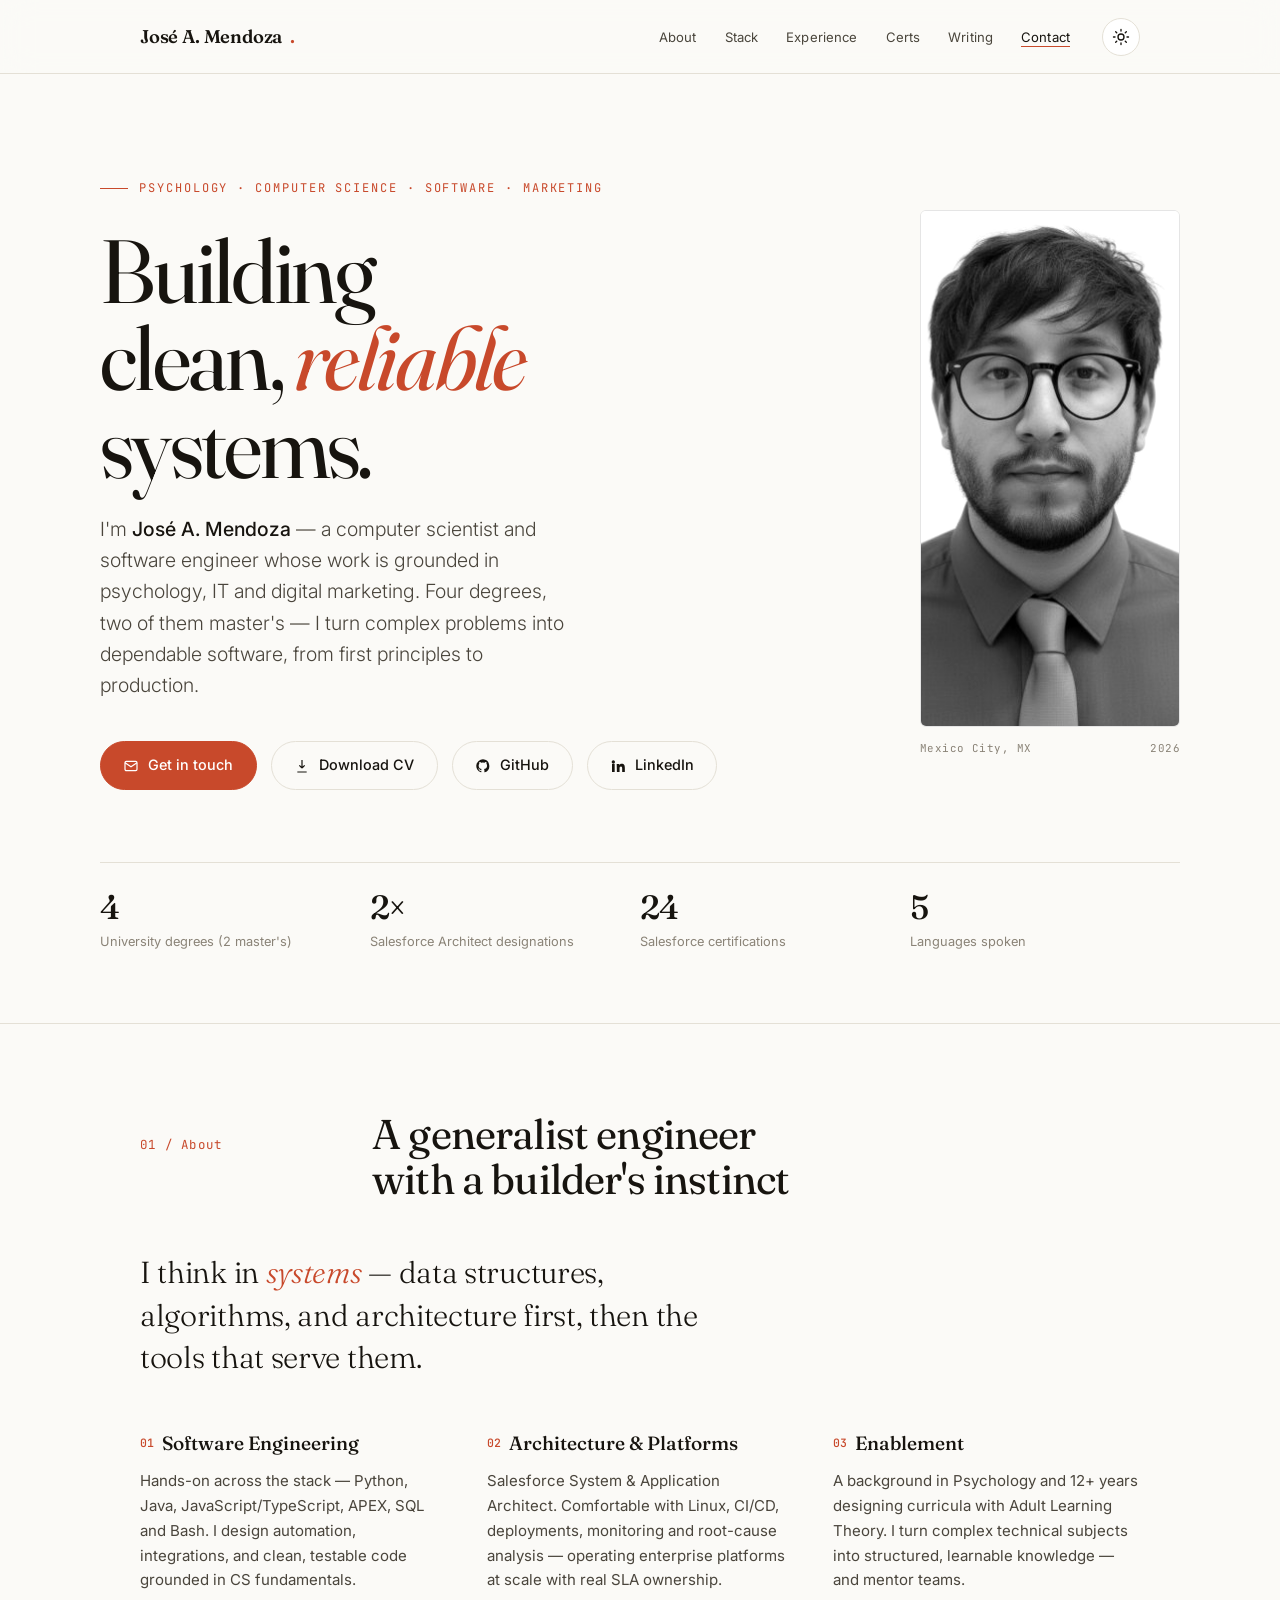
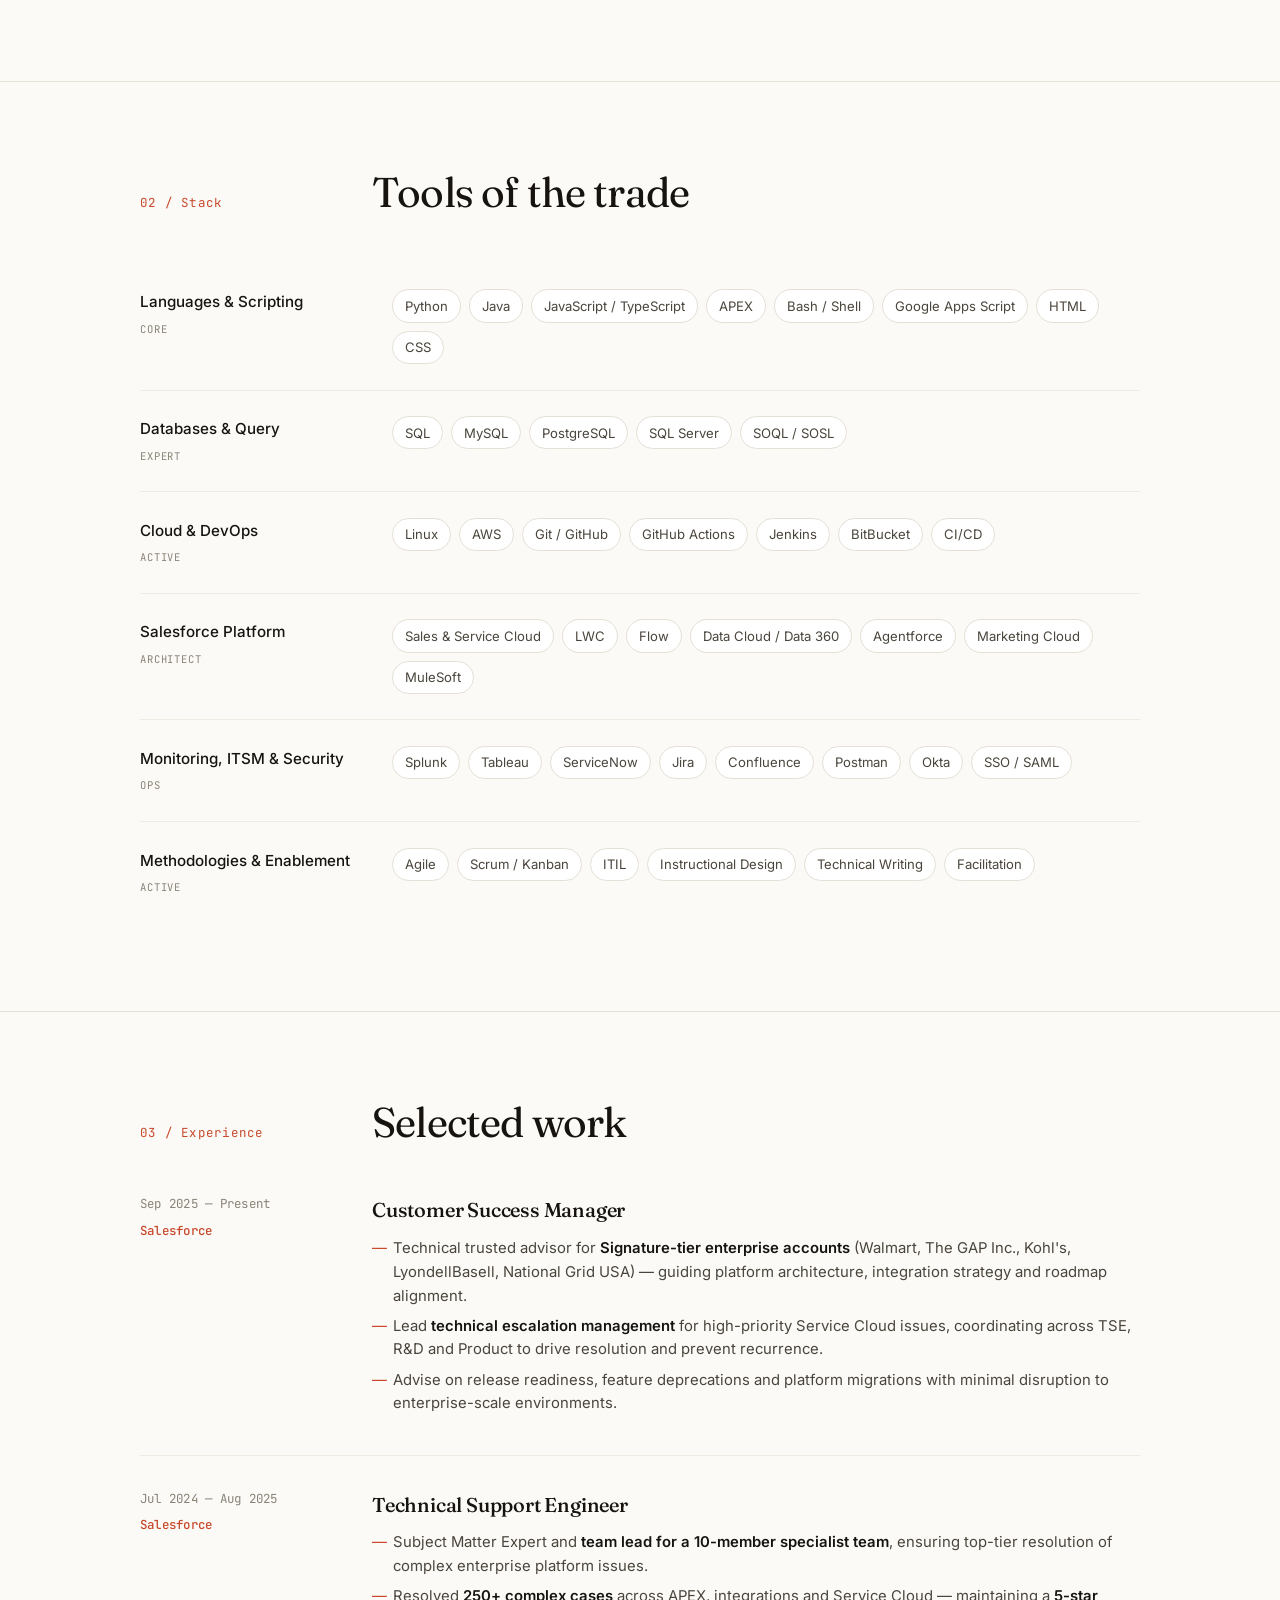
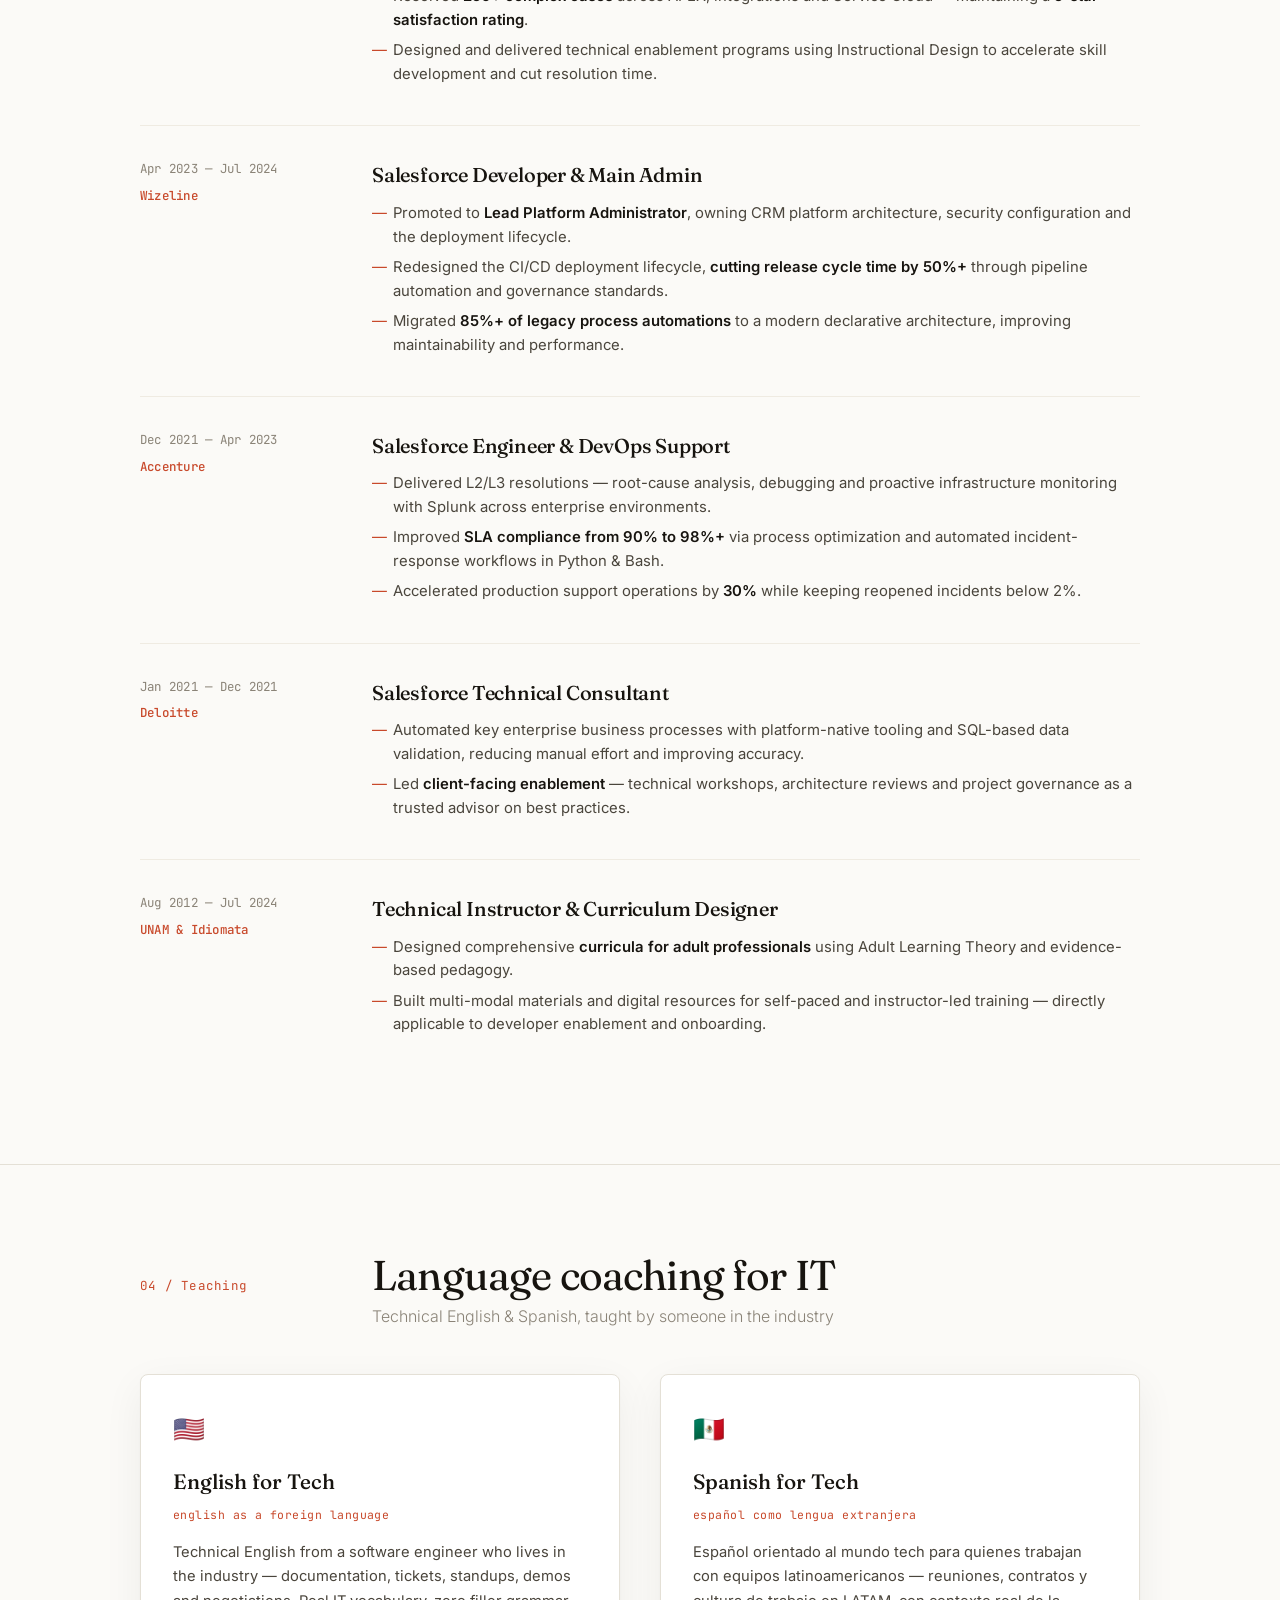
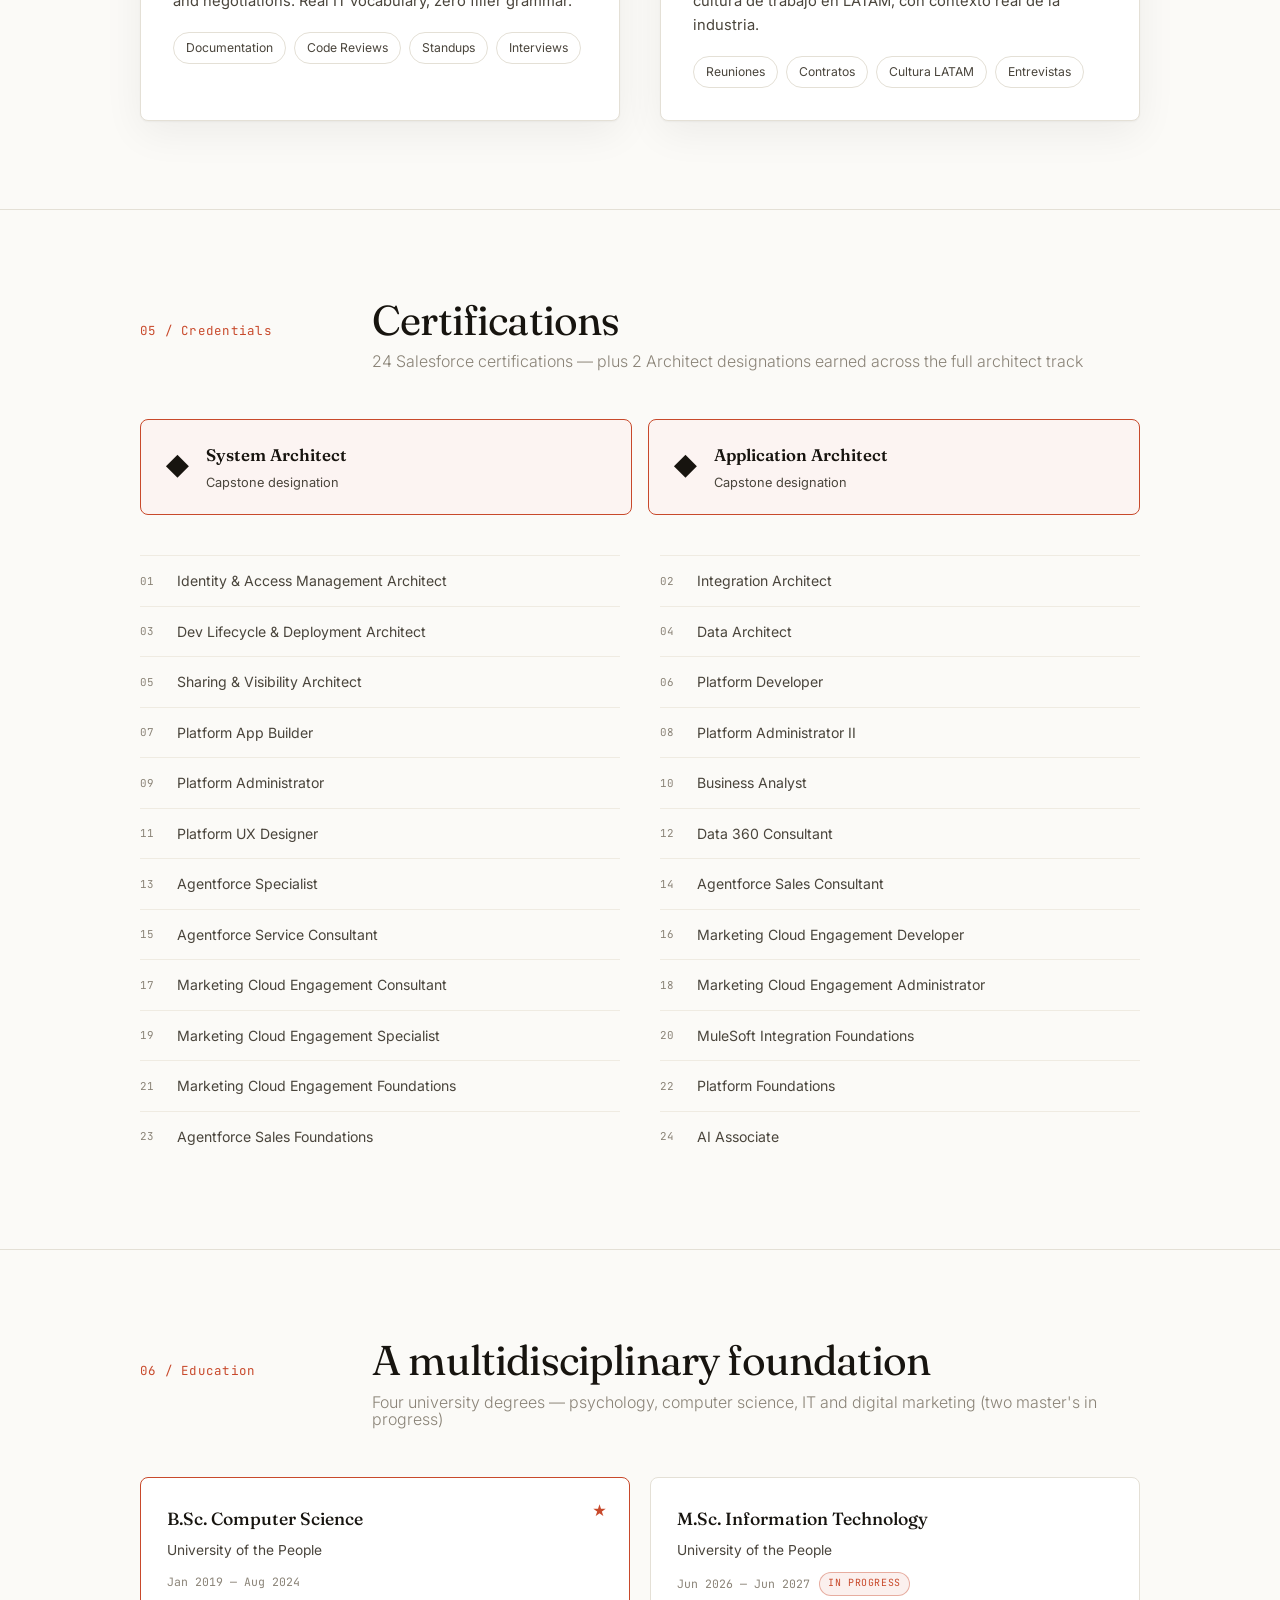
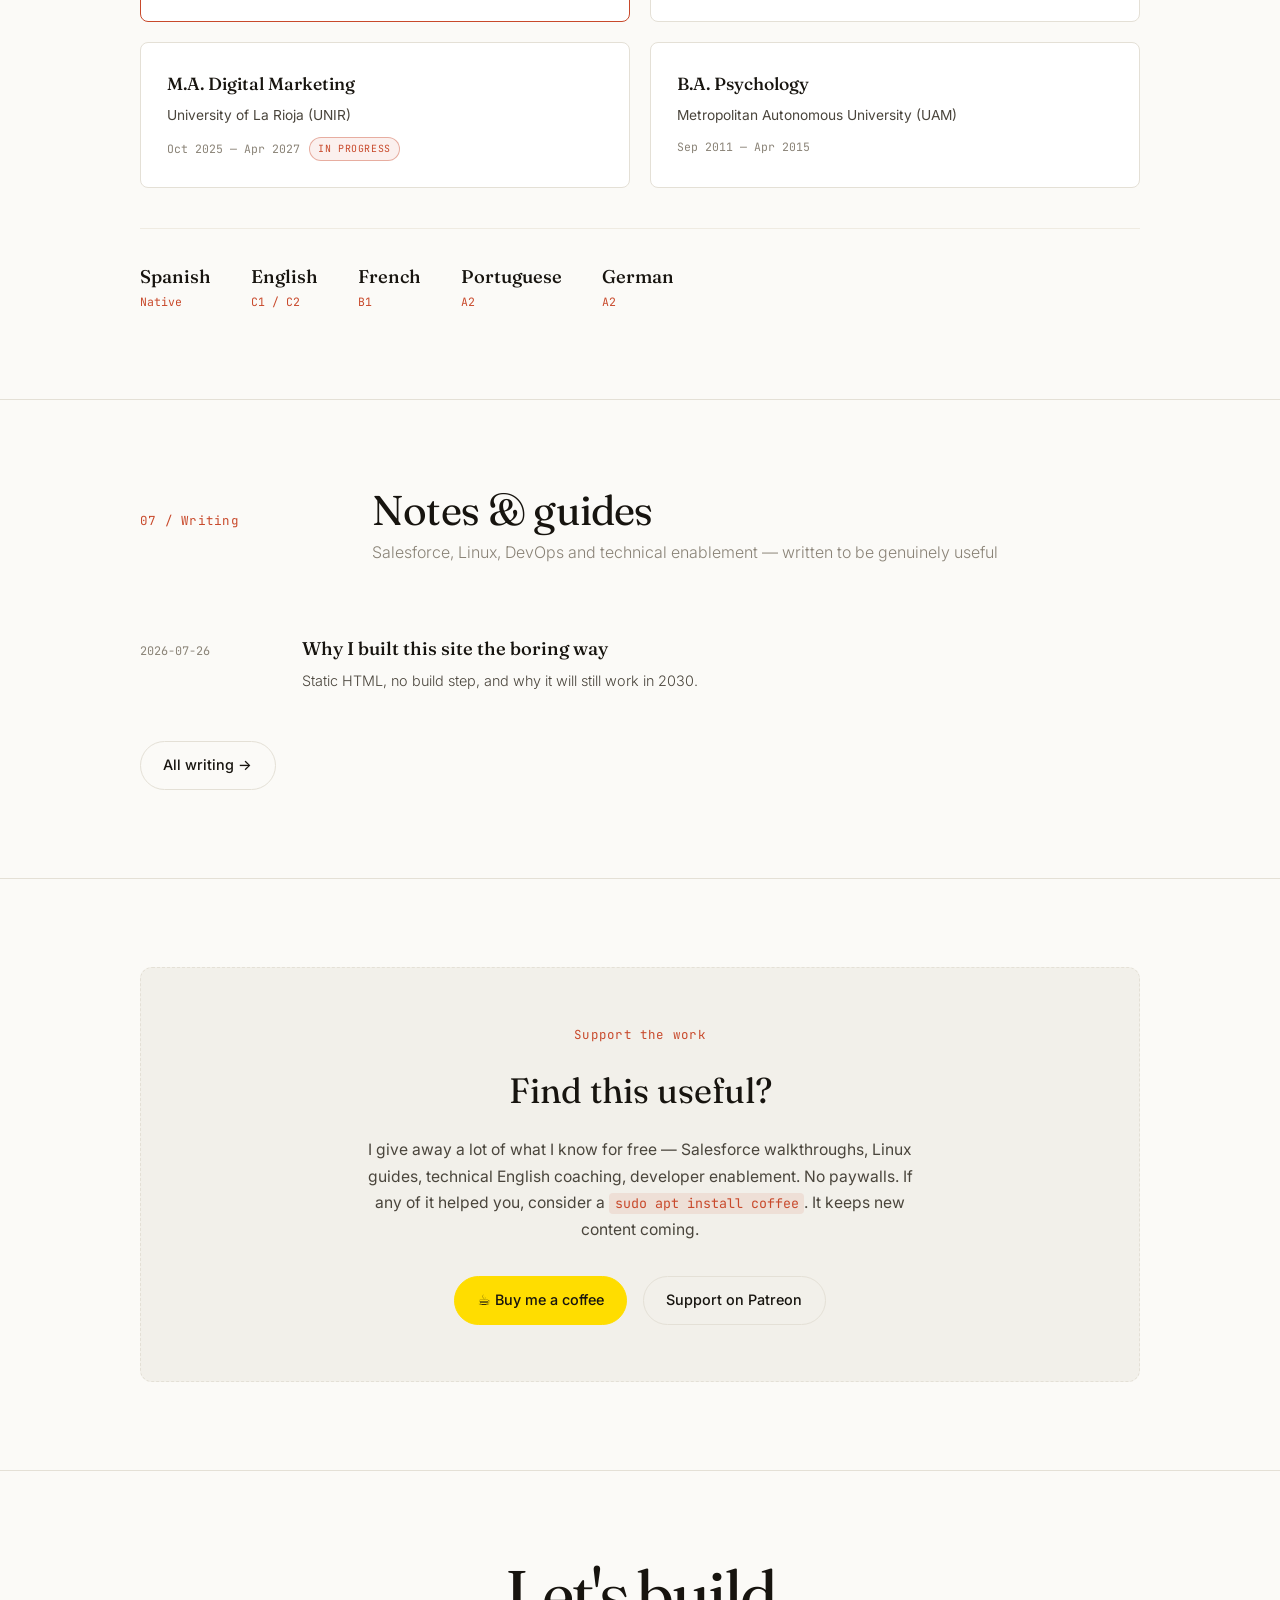
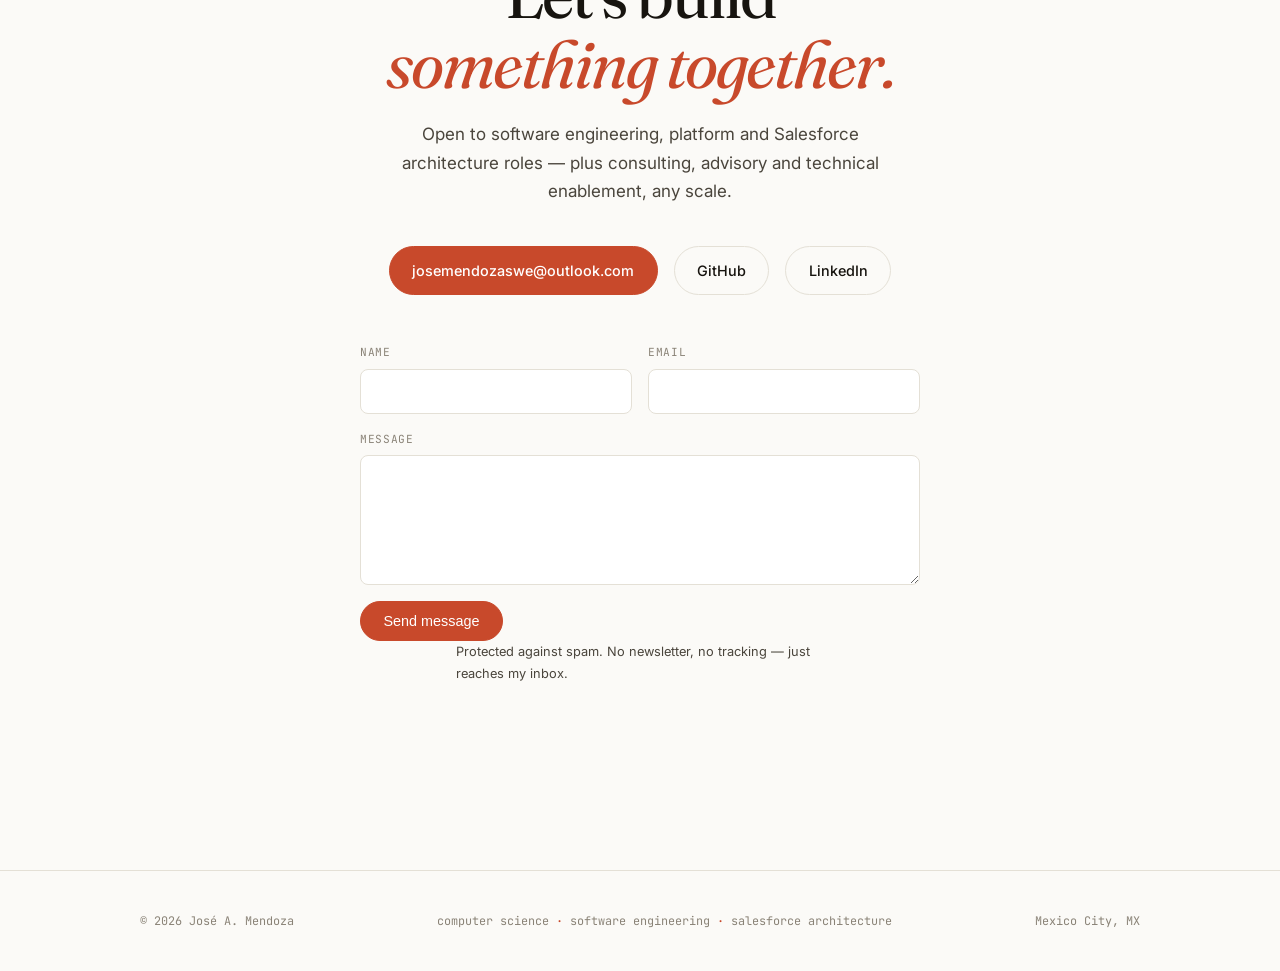
<file: index.html>
<!DOCTYPE html>
<html lang="en" data-theme="light">
<head>
  <meta charset="UTF-8" />
  <meta name="viewport" content="width=device-width, initial-scale=1.0" />

  <title>José A. Mendoza — Software Engineer &amp; Salesforce Architect</title>
  <meta name="description" content="José A. Mendoza — Software Engineer and Salesforce Consultant. Computer scientist with degrees in psychology, computing, IT and digital marketing; 2 Salesforce Architect designations and 24 certifications; 5+ years building and operating enterprise platforms with Python, APEX, Linux & DevOps." />
  <meta name="author" content="José A. Mendoza" />
  <meta name="theme-color" content="#FBFAF7" media="(prefers-color-scheme: light)" />
  <meta name="theme-color" content="#14120E" media="(prefers-color-scheme: dark)" />

  <!-- Canonical -->
  <link rel="canonical" href="https://josemendozaswe.github.io/" />

  <!-- Open Graph (LinkedIn, WhatsApp, Facebook) -->
  <meta property="og:type" content="website" />
  <meta property="og:site_name" content="José A. Mendoza" />
  <meta property="og:title" content="José A. Mendoza — Software Engineer &amp; Salesforce Architect" />
  <meta property="og:description" content="Computer scientist & software engineer, grounded in psychology, IT and digital marketing. 2 Salesforce Architect designations, 24 certifications, 5+ years engineering enterprise platforms." />
  <meta property="og:url" content="https://josemendozaswe.github.io/" />
  <meta property="og:image" content="https://josemendozaswe.github.io/assets/og-image.png" />
  <meta property="og:image:width" content="1200" />
  <meta property="og:image:height" content="630" />
  <meta property="og:image:alt" content="José A. Mendoza — Software Engineer & Salesforce Architect" />
  <meta property="og:locale" content="en_US" />

  <!-- Twitter / X -->
  <meta name="twitter:card" content="summary_large_image" />
  <meta name="twitter:title" content="José A. Mendoza — Software Engineer &amp; Salesforce Architect" />
  <meta name="twitter:description" content="Computer scientist & software engineer, grounded in psychology, IT and digital marketing. 2 Salesforce Architect designations, 24 certifications, 5+ years engineering enterprise platforms." />
  <meta name="twitter:image" content="https://josemendozaswe.github.io/assets/og-image.png" />

  <!-- Icons -->
  <link rel="icon" href="assets/favicon.svg" type="image/svg+xml" />
  <link rel="apple-touch-icon" href="assets/apple-touch-icon.png" />
  <link rel="manifest" href="site.webmanifest" />

  <!-- Set theme before paint to avoid flash -->
  <script>
    (function () {
      try {
        var t = localStorage.getItem("theme");
        if (!t) t = matchMedia("(prefers-color-scheme: dark)").matches ? "dark" : "light";
        document.documentElement.setAttribute("data-theme", t);
      } catch (e) {}
    })();
  </script>

  <!-- Fonts -->
  <link rel="preconnect" href="https://fonts.googleapis.com" />
  <link rel="preconnect" href="https://fonts.gstatic.com" crossorigin />
  <link href="https://fonts.googleapis.com/css2?family=Fraunces:ital,opsz,wght@0,9..144,300..900;1,9..144,300..600&family=Inter:wght@300;400;500;600&family=JetBrains+Mono:wght@400;500&display=swap" rel="stylesheet" />

  <link rel="stylesheet" href="assets/css/site.css" />

  <!-- Structured data: Person (helps Google & rich results) -->
  <script type="application/ld+json">
  {
    "@context": "https://schema.org",
    "@type": "Person",
    "name": "José A. Mendoza",
    "url": "https://josemendozaswe.github.io/",
    "image": "https://josemendozaswe.github.io/assets/profile.jpg",
    "jobTitle": "Software Engineer & Salesforce Consultant",
    "description": "Computer scientist and software engineer with a multidisciplinary academic foundation: psychology, computer science, information technology and digital marketing. Salesforce System & Application Architect.",
    "email": "mailto:josemendozaswe@outlook.com",
    "knowsLanguage": ["es", "en", "fr", "pt", "de"],
    "address": { "@type": "PostalAddress", "addressLocality": "Mexico City", "addressCountry": "MX" },
    "sameAs": [
      "https://github.com/josemendozaswe",
      "https://www.linkedin.com/in/josemendozaswe/",
      "https://www.salesforce.com/trailblazer/josemendozaswe"
    ],
    "knowsAbout": ["Software Engineering", "Computer Science", "Psychology", "Information Technology", "Digital Marketing", "Salesforce Architecture", "APEX", "Python", "Linux", "DevOps", "System Design", "Technical Enablement"],
    "alumniOf": [
      { "@type": "CollegeOrUniversity", "name": "University of the People" },
      { "@type": "CollegeOrUniversity", "name": "University of La Rioja" },
      { "@type": "CollegeOrUniversity", "name": "Metropolitan Autonomous University" }
    ]
  }
  </script>
</head>
<body>

<a class="skip-link" href="#main">Skip to content</a>

<!-- ═══ NAV ═══ -->
<header class="nav">
  <div class="nav-inner">
    <a href="#top" class="brand">José A. Mendoza<span class="dot">.</span></a>
    <nav class="nav-right" aria-label="Primary">
      <ul class="nav-menu">
        <li><a href="#about">About</a></li>
        <li><a href="#stack">Stack</a></li>
        <li><a href="#work">Experience</a></li>
        <li><a href="#certs">Certs</a></li>
        <li><a href="#writing">Writing</a></li>
        <li><a href="#contact">Contact</a></li>
      </ul>
      <button class="theme-btn" id="themeToggle" type="button" aria-label="Toggle light/dark theme" aria-pressed="false">
        <svg class="sun" viewBox="0 0 24 24" fill="none" stroke="currentColor" stroke-width="1.8" stroke-linecap="round" aria-hidden="true"><circle cx="12" cy="12" r="4"/><path d="M12 2v2M12 20v2M4.9 4.9l1.4 1.4M17.7 17.7l1.4 1.4M2 12h2M20 12h2M4.9 19.1l1.4-1.4M17.7 6.3l1.4-1.4"/></svg>
        <svg class="moon" viewBox="0 0 24 24" fill="none" stroke="currentColor" stroke-width="1.8" stroke-linecap="round" stroke-linejoin="round" aria-hidden="true"><path d="M21 12.8A9 9 0 1 1 11.2 3a7 7 0 0 0 9.8 9.8z"/></svg>
      </button>
    </nav>
  </div>
</header>

<main id="main">

<!-- ═══ HERO ═══ -->
<span id="top"></span>
<div class="hero wrap">
  <div class="hero-grid">
    <div class="hero-text">
      <p class="eyebrow">Psychology · Computer Science · Software · Marketing</p>
      <h1>Building<br/>clean, <em>reliable</em><br/>systems.</h1>
      <p class="hero-lead">
        I'm <strong>José A. Mendoza</strong> — a computer scientist and software engineer
        whose work is grounded in psychology, IT and digital marketing. Four degrees, two
        of them master's — I turn complex problems into dependable software, from first
        principles to production.
      </p>
      <div class="hero-actions">
        <a href="mailto:josemendozaswe@outlook.com" class="btn btn-primary">
          <svg viewBox="0 0 24 24" fill="none" stroke="currentColor" stroke-width="1.8" aria-hidden="true"><rect x="3" y="5" width="18" height="14" rx="2"/><path d="m3 7 9 6 9-6"/></svg>
          Get in touch
        </a>
        <a href="assets/jose-mendoza-cv.pdf" class="btn btn-ghost" download>
          <svg viewBox="0 0 24 24" fill="none" stroke="currentColor" stroke-width="1.8" aria-hidden="true"><path d="M12 3v12m0 0 4-4m-4 4-4-4M5 21h14"/></svg>
          Download CV
        </a>
        <a href="https://github.com/josemendozaswe" target="_blank" rel="noopener" class="btn btn-ghost" aria-label="GitHub profile">
          <svg viewBox="0 0 24 24" fill="currentColor" aria-hidden="true"><path d="M12 2A10 10 0 0 0 8.8 21.5c.5.1.7-.2.7-.5v-1.7c-2.8.6-3.4-1.3-3.4-1.3-.4-1.2-1.1-1.5-1.1-1.5-.9-.6.1-.6.1-.6 1 .1 1.5 1 1.5 1 .9 1.5 2.3 1.1 2.9.8.1-.6.3-1.1.6-1.3-2.2-.3-4.6-1.1-4.6-4.9 0-1.1.4-2 1-2.7 0-.3-.4-1.3.1-2.7 0 0 .8-.3 2.7 1a9.4 9.4 0 0 1 5 0c1.9-1.3 2.7-1 2.7-1 .5 1.4.2 2.4.1 2.7.6.7 1 1.6 1 2.7 0 3.8-2.4 4.6-4.6 4.9.3.3.6.9.6 1.8v2.7c0 .3.2.6.7.5A10 10 0 0 0 12 2z"/></svg>
          GitHub
        </a>
        <a href="https://www.linkedin.com/in/josemendozaswe/" target="_blank" rel="noopener" class="btn btn-ghost" aria-label="LinkedIn profile">
          <svg viewBox="0 0 24 24" fill="currentColor" aria-hidden="true"><path d="M4.98 3.5A2.5 2.5 0 1 1 5 8.5a2.5 2.5 0 0 1 0-5zM3 9h4v12H3zM10 9h3.8v1.7h.05c.53-1 1.8-2 3.7-2 4 0 4.7 2.6 4.7 6V21h-4v-5.3c0-1.3 0-3-1.8-3s-2.1 1.4-2.1 2.9V21h-4z"/></svg>
          LinkedIn
        </a>
      </div>
    </div>

    <figure class="hero-portrait">
      <img src="assets/profile.jpg" alt="Portrait of José A. Mendoza" width="436" height="517" />
      <figcaption><span>Mexico City, MX</span><span>2026</span></figcaption>
    </figure>
  </div>

  <!-- stats (all verifiable from CV) -->
  <div class="stats">
    <div class="stat"><div class="n">4</div><div class="l">University degrees (2 master's)</div></div>
    <div class="stat"><div class="n">2×</div><div class="l">Salesforce Architect designations</div></div>
    <div class="stat"><div class="n">24</div><div class="l">Salesforce certifications</div></div>
    <div class="stat"><div class="n">5</div><div class="l">Languages spoken</div></div>
  </div>
</div>

<!-- ═══ ABOUT ═══ -->
<section id="about">
  <div class="wrap">
    <div class="sec-head">
      <span class="sec-index">01 / About</span>
      <h2 class="sec-title">A generalist engineer<br/>with a builder's instinct</h2>
    </div>
    <div class="sec-body reveal">
      <p class="about-lead">
        I think in <em>systems</em> — data structures, algorithms, and architecture first,
        then the tools that serve them.
      </p>
      <div class="pillars">
        <div class="pillar">
          <h3><span class="pnum">01</span> Software Engineering</h3>
          <p>Hands-on across the stack — Python, Java, JavaScript/TypeScript, APEX, SQL and Bash. I design automation, integrations, and clean, testable code grounded in CS fundamentals.</p>
        </div>
        <div class="pillar">
          <h3><span class="pnum">02</span> Architecture &amp; Platforms</h3>
          <p>Salesforce System &amp; Application Architect. Comfortable with Linux, CI/CD, deployments, monitoring and root-cause analysis — operating enterprise platforms at scale with real SLA ownership.</p>
        </div>
        <div class="pillar">
          <h3><span class="pnum">03</span> Enablement</h3>
          <p>A background in Psychology and 12+ years designing curricula with Adult Learning Theory. I turn complex technical subjects into structured, learnable knowledge — and mentor teams.</p>
        </div>
      </div>
    </div>
  </div>
</section>

<!-- ═══ STACK ═══ -->
<section id="stack">
  <div class="wrap">
    <div class="sec-head">
      <span class="sec-index">02 / Stack</span>
      <h2 class="sec-title">Tools of the trade</h2>
    </div>
    <div class="sec-body reveal">
      <div class="stack-list">
        <div class="stack-row">
          <h4>Languages &amp; Scripting<span class="tag">Core</span></h4>
          <div class="chips">
            <span class="chip">Python</span><span class="chip">Java</span><span class="chip">JavaScript / TypeScript</span><span class="chip">APEX</span><span class="chip">Bash / Shell</span><span class="chip">Google Apps Script</span><span class="chip">HTML</span><span class="chip">CSS</span>
          </div>
        </div>
        <div class="stack-row">
          <h4>Databases &amp; Query<span class="tag">Expert</span></h4>
          <div class="chips">
            <span class="chip">SQL</span><span class="chip">MySQL</span><span class="chip">PostgreSQL</span><span class="chip">SQL Server</span><span class="chip">SOQL / SOSL</span>
          </div>
        </div>
        <div class="stack-row">
          <h4>Cloud &amp; DevOps<span class="tag">Active</span></h4>
          <div class="chips">
            <span class="chip">Linux</span><span class="chip">AWS</span><span class="chip">Git / GitHub</span><span class="chip">GitHub Actions</span><span class="chip">Jenkins</span><span class="chip">BitBucket</span><span class="chip">CI/CD</span>
          </div>
        </div>
        <div class="stack-row">
          <h4>Salesforce Platform<span class="tag">Architect</span></h4>
          <div class="chips">
            <span class="chip">Sales &amp; Service Cloud</span><span class="chip">LWC</span><span class="chip">Flow</span><span class="chip">Data Cloud / Data 360</span><span class="chip">Agentforce</span><span class="chip">Marketing Cloud</span><span class="chip">MuleSoft</span>
          </div>
        </div>
        <div class="stack-row">
          <h4>Monitoring, ITSM &amp; Security<span class="tag">Ops</span></h4>
          <div class="chips">
            <span class="chip">Splunk</span><span class="chip">Tableau</span><span class="chip">ServiceNow</span><span class="chip">Jira</span><span class="chip">Confluence</span><span class="chip">Postman</span><span class="chip">Okta</span><span class="chip">SSO / SAML</span>
          </div>
        </div>
        <div class="stack-row">
          <h4>Methodologies &amp; Enablement<span class="tag">Active</span></h4>
          <div class="chips">
            <span class="chip">Agile</span><span class="chip">Scrum / Kanban</span><span class="chip">ITIL</span><span class="chip">Instructional Design</span><span class="chip">Technical Writing</span><span class="chip">Facilitation</span>
          </div>
        </div>
      </div>
    </div>
  </div>
</section>

<!-- ═══ EXPERIENCE ═══ -->
<section id="work">
  <div class="wrap">
    <div class="sec-head">
      <span class="sec-index">03 / Experience</span>
      <h2 class="sec-title">Selected work</h2>
    </div>
    <div class="sec-body reveal">
      <div class="xp">
        <div class="xp-item">
          <div class="xp-when">Sep 2025 — Present<span class="co">Salesforce</span></div>
          <div class="xp-body">
            <div class="xp-role">Customer Success Manager</div>
            <ul>
              <li>Technical trusted advisor for <strong>Signature-tier enterprise accounts</strong> (Walmart, The GAP Inc., Kohl's, LyondellBasell, National Grid USA) — guiding platform architecture, integration strategy and roadmap alignment.</li>
              <li>Lead <strong>technical escalation management</strong> for high-priority Service Cloud issues, coordinating across TSE, R&amp;D and Product to drive resolution and prevent recurrence.</li>
              <li>Advise on release readiness, feature deprecations and platform migrations with minimal disruption to enterprise-scale environments.</li>
            </ul>
          </div>
        </div>
        <div class="xp-item">
          <div class="xp-when">Jul 2024 — Aug 2025<span class="co">Salesforce</span></div>
          <div class="xp-body">
            <div class="xp-role">Technical Support Engineer</div>
            <ul>
              <li>Subject Matter Expert and <strong>team lead for a 10-member specialist team</strong>, ensuring top-tier resolution of complex enterprise platform issues.</li>
              <li>Resolved <strong>250+ complex cases</strong> across APEX, integrations and Service Cloud — maintaining a <strong>5-star satisfaction rating</strong>.</li>
              <li>Designed and delivered technical enablement programs using Instructional Design to accelerate skill development and cut resolution time.</li>
            </ul>
          </div>
        </div>
        <div class="xp-item">
          <div class="xp-when">Apr 2023 — Jul 2024<span class="co">Wizeline</span></div>
          <div class="xp-body">
            <div class="xp-role">Salesforce Developer &amp; Main Admin</div>
            <ul>
              <li>Promoted to <strong>Lead Platform Administrator</strong>, owning CRM platform architecture, security configuration and the deployment lifecycle.</li>
              <li>Redesigned the CI/CD deployment lifecycle, <strong>cutting release cycle time by 50%+</strong> through pipeline automation and governance standards.</li>
              <li>Migrated <strong>85%+ of legacy process automations</strong> to a modern declarative architecture, improving maintainability and performance.</li>
            </ul>
          </div>
        </div>
        <div class="xp-item">
          <div class="xp-when">Dec 2021 — Apr 2023<span class="co">Accenture</span></div>
          <div class="xp-body">
            <div class="xp-role">Salesforce Engineer &amp; DevOps Support</div>
            <ul>
              <li>Delivered L2/L3 resolutions — root-cause analysis, debugging and proactive infrastructure monitoring with Splunk across enterprise environments.</li>
              <li>Improved <strong>SLA compliance from 90% to 98%+</strong> via process optimization and automated incident-response workflows in Python &amp; Bash.</li>
              <li>Accelerated production support operations by <strong>30%</strong> while keeping reopened incidents below 2%.</li>
            </ul>
          </div>
        </div>
        <div class="xp-item">
          <div class="xp-when">Jan 2021 — Dec 2021<span class="co">Deloitte</span></div>
          <div class="xp-body">
            <div class="xp-role">Salesforce Technical Consultant</div>
            <ul>
              <li>Automated key enterprise business processes with platform-native tooling and SQL-based data validation, reducing manual effort and improving accuracy.</li>
              <li>Led <strong>client-facing enablement</strong> — technical workshops, architecture reviews and project governance as a trusted advisor on best practices.</li>
            </ul>
          </div>
        </div>
        <div class="xp-item">
          <div class="xp-when">Aug 2012 — Jul 2024<span class="co">UNAM &amp; Idiomata</span></div>
          <div class="xp-body">
            <div class="xp-role">Technical Instructor &amp; Curriculum Designer</div>
            <ul>
              <li>Designed comprehensive <strong>curricula for adult professionals</strong> using Adult Learning Theory and evidence-based pedagogy.</li>
              <li>Built multi-modal materials and digital resources for self-paced and instructor-led training — directly applicable to developer enablement and onboarding.</li>
            </ul>
          </div>
        </div>
      </div>
    </div>
  </div>
</section>

<!-- ═══ TEACHING ═══ -->
<section id="teaching">
  <div class="wrap">
    <div class="sec-head">
      <span class="sec-index">04 / Teaching</span>
      <h2 class="sec-title">Language coaching for IT<small>Technical English &amp; Spanish, taught by someone in the industry</small></h2>
    </div>
    <div class="sec-body reveal">
      <div class="teach">
        <div class="teach-card">
          <span class="flag" aria-hidden="true">🇺🇸</span>
          <h3>English for Tech</h3>
          <div class="sub">english as a foreign language</div>
          <p>Technical English from a software engineer who lives in the industry — documentation, tickets, standups, demos and negotiations. Real IT vocabulary, zero filler grammar.</p>
          <div class="chips">
            <span class="chip">Documentation</span><span class="chip">Code Reviews</span><span class="chip">Standups</span><span class="chip">Interviews</span>
          </div>
        </div>
        <div class="teach-card">
          <span class="flag" aria-hidden="true">🇲🇽</span>
          <h3>Spanish for Tech</h3>
          <div class="sub">español como lengua extranjera</div>
          <p>Español orientado al mundo tech para quienes trabajan con equipos latinoamericanos — reuniones, contratos y cultura de trabajo en LATAM, con contexto real de la industria.</p>
          <div class="chips">
            <span class="chip">Reuniones</span><span class="chip">Contratos</span><span class="chip">Cultura LATAM</span><span class="chip">Entrevistas</span>
          </div>
        </div>
      </div>
    </div>
  </div>
</section>

<!-- ═══ CERTIFICATIONS ═══ -->
<section id="certs">
  <div class="wrap">
    <div class="sec-head">
      <span class="sec-index">05 / Credentials</span>
      <h2 class="sec-title">Certifications<small>24 Salesforce certifications — plus 2 Architect designations earned across the full architect track</small></h2>
    </div>
    <div class="sec-body reveal">

      <!-- Headline architect designations (earned across the track, not standalone exams) -->
      <div class="cert-highlight">
        <div class="cert-arch">
          <span class="badge" aria-hidden="true">◆</span>
          <div>
            <div class="t">System Architect</div>
            <div class="s">Capstone designation</div>
          </div>
        </div>
        <div class="cert-arch">
          <span class="badge" aria-hidden="true">◆</span>
          <div>
            <div class="t">Application Architect</div>
            <div class="s">Capstone designation</div>
          </div>
        </div>
      </div>

      <div class="certs-grid">
        <a class="cert" href="https://www.salesforce.com/trailblazer/josemendozaswe" target="_blank" rel="noopener"><span class="k">01</span>Identity &amp; Access Management Architect<span class="arr" aria-hidden="true">↗</span></a>
        <a class="cert" href="https://www.salesforce.com/trailblazer/josemendozaswe" target="_blank" rel="noopener"><span class="k">02</span>Integration Architect<span class="arr" aria-hidden="true">↗</span></a>
        <a class="cert" href="https://www.salesforce.com/trailblazer/josemendozaswe" target="_blank" rel="noopener"><span class="k">03</span>Dev Lifecycle &amp; Deployment Architect<span class="arr" aria-hidden="true">↗</span></a>
        <a class="cert" href="https://www.salesforce.com/trailblazer/josemendozaswe" target="_blank" rel="noopener"><span class="k">04</span>Data Architect<span class="arr" aria-hidden="true">↗</span></a>
        <a class="cert" href="https://www.salesforce.com/trailblazer/josemendozaswe" target="_blank" rel="noopener"><span class="k">05</span>Sharing &amp; Visibility Architect<span class="arr" aria-hidden="true">↗</span></a>
        <a class="cert" href="https://www.salesforce.com/trailblazer/josemendozaswe" target="_blank" rel="noopener"><span class="k">06</span>Platform Developer<span class="arr" aria-hidden="true">↗</span></a>
        <a class="cert" href="https://www.salesforce.com/trailblazer/josemendozaswe" target="_blank" rel="noopener"><span class="k">07</span>Platform App Builder<span class="arr" aria-hidden="true">↗</span></a>
        <a class="cert" href="https://www.salesforce.com/trailblazer/josemendozaswe" target="_blank" rel="noopener"><span class="k">08</span>Platform Administrator II<span class="arr" aria-hidden="true">↗</span></a>
        <a class="cert" href="https://www.salesforce.com/trailblazer/josemendozaswe" target="_blank" rel="noopener"><span class="k">09</span>Platform Administrator<span class="arr" aria-hidden="true">↗</span></a>
        <a class="cert" href="https://www.salesforce.com/trailblazer/josemendozaswe" target="_blank" rel="noopener"><span class="k">10</span>Business Analyst<span class="arr" aria-hidden="true">↗</span></a>
        <a class="cert" href="https://www.salesforce.com/trailblazer/josemendozaswe" target="_blank" rel="noopener"><span class="k">11</span>Platform UX Designer<span class="arr" aria-hidden="true">↗</span></a>
        <a class="cert" href="https://www.salesforce.com/trailblazer/josemendozaswe" target="_blank" rel="noopener"><span class="k">12</span>Data 360 Consultant<span class="arr" aria-hidden="true">↗</span></a>
        <a class="cert" href="https://www.salesforce.com/trailblazer/josemendozaswe" target="_blank" rel="noopener"><span class="k">13</span>Agentforce Specialist<span class="arr" aria-hidden="true">↗</span></a>
        <a class="cert" href="https://www.salesforce.com/trailblazer/josemendozaswe" target="_blank" rel="noopener"><span class="k">14</span>Agentforce Sales Consultant<span class="arr" aria-hidden="true">↗</span></a>
        <a class="cert" href="https://www.salesforce.com/trailblazer/josemendozaswe" target="_blank" rel="noopener"><span class="k">15</span>Agentforce Service Consultant<span class="arr" aria-hidden="true">↗</span></a>
        <a class="cert" href="https://www.salesforce.com/trailblazer/josemendozaswe" target="_blank" rel="noopener"><span class="k">16</span>Marketing Cloud Engagement Developer<span class="arr" aria-hidden="true">↗</span></a>
        <a class="cert" href="https://www.salesforce.com/trailblazer/josemendozaswe" target="_blank" rel="noopener"><span class="k">17</span>Marketing Cloud Engagement Consultant<span class="arr" aria-hidden="true">↗</span></a>
        <a class="cert" href="https://www.salesforce.com/trailblazer/josemendozaswe" target="_blank" rel="noopener"><span class="k">18</span>Marketing Cloud Engagement Administrator<span class="arr" aria-hidden="true">↗</span></a>
        <a class="cert" href="https://www.salesforce.com/trailblazer/josemendozaswe" target="_blank" rel="noopener"><span class="k">19</span>Marketing Cloud Engagement Specialist<span class="arr" aria-hidden="true">↗</span></a>
        <a class="cert" href="https://www.salesforce.com/trailblazer/josemendozaswe" target="_blank" rel="noopener"><span class="k">20</span>MuleSoft Integration Foundations<span class="arr" aria-hidden="true">↗</span></a>
        <a class="cert" href="https://www.salesforce.com/trailblazer/josemendozaswe" target="_blank" rel="noopener"><span class="k">21</span>Marketing Cloud Engagement Foundations<span class="arr" aria-hidden="true">↗</span></a>
        <a class="cert" href="https://www.salesforce.com/trailblazer/josemendozaswe" target="_blank" rel="noopener"><span class="k">22</span>Platform Foundations<span class="arr" aria-hidden="true">↗</span></a>
        <a class="cert" href="https://www.salesforce.com/trailblazer/josemendozaswe" target="_blank" rel="noopener"><span class="k">23</span>Agentforce Sales Foundations<span class="arr" aria-hidden="true">↗</span></a>
        <a class="cert" href="https://www.salesforce.com/trailblazer/josemendozaswe" target="_blank" rel="noopener"><span class="k">24</span>AI Associate<span class="arr" aria-hidden="true">↗</span></a>
      </div>
    </div>
  </div>
</section>

<!-- ═══ EDUCATION ═══ -->
<section id="education">
  <div class="wrap">
    <div class="sec-head">
      <span class="sec-index">06 / Education</span>
      <h2 class="sec-title">A multidisciplinary foundation<small>Four university degrees — psychology, computer science, IT and digital marketing (two master's in progress)</small></h2>
    </div>
    <div class="sec-body reveal">
      <div class="edu">
        <div class="edu-card core">
          <div class="deg">B.Sc. Computer Science</div>
          <div class="sch">University of the People</div>
          <div class="yr">Jan 2019 — Aug 2024</div>
        </div>
        <div class="edu-card">
          <div class="deg">M.Sc. Information Technology</div>
          <div class="sch">University of the People</div>
          <div class="yr">Jun 2026 — Jun 2027 <span class="status">In progress</span></div>
        </div>
        <div class="edu-card">
          <div class="deg">M.A. Digital Marketing</div>
          <div class="sch">University of La Rioja (UNIR)</div>
          <div class="yr">Oct 2025 — Apr 2027 <span class="status">In progress</span></div>
        </div>
        <div class="edu-card">
          <div class="deg">B.A. Psychology</div>
          <div class="sch">Metropolitan Autonomous University (UAM)</div>
          <div class="yr">Sep 2011 — Apr 2015</div>
        </div>
      </div>
      <div class="langs">
        <div class="lang"><div class="n">Spanish</div><div class="lv">Native</div></div>
        <div class="lang"><div class="n">English</div><div class="lv">C1 / C2</div></div>
        <div class="lang"><div class="n">French</div><div class="lv">B1</div></div>
        <div class="lang"><div class="n">Portuguese</div><div class="lv">A2</div></div>
        <div class="lang"><div class="n">German</div><div class="lv">A2</div></div>
      </div>
    </div>
  </div>
</section>

<!-- ═══ WRITING / BLOG TEASER ═══ -->
<section id="writing">
  <div class="wrap">
    <div class="sec-head">
      <span class="sec-index">07 / Writing</span>
      <h2 class="sec-title">Notes &amp; guides<small>Salesforce, Linux, DevOps and technical enablement — written to be genuinely useful</small></h2>
    </div>
    <div class="sec-body reveal">
      <div class="posts">
        <a class="post-row" href="blog/hello-world/">
          <span class="date">2026-07-26</span>
          <span class="ptitle">Why I built this site the boring way<span>Static HTML, no build step, and why it will still work in 2030.</span></span>
          <span class="arr" aria-hidden="true">↗</span>
        </a>
      </div>
      <p style="margin-top:1.5rem;">
        <a href="blog/" class="btn btn-ghost">All writing →</a>
      </p>
    </div>
  </div>
</section>

<!-- ═══ SUPPORT ═══ -->
<section id="support">
  <div class="wrap">
    <div class="support reveal">
      <span class="sec-index">Support the work</span>
      <h3>Find this useful?</h3>
      <p>
        I give away a lot of what I know for free — Salesforce walkthroughs, Linux guides,
        technical English coaching, developer enablement. No paywalls. If any of it helped you,
        consider a <code>sudo apt install coffee</code>. It keeps new content coming.
      </p>
      <div class="support-btns">
        <a href="https://buymeacoffee.com/josemendozaswe" target="_blank" rel="noopener" class="btn btn-coffee">☕ Buy me a coffee</a>
        <a href="https://patreon.com/josemendozaswe" target="_blank" rel="noopener" class="btn btn-patreon">Support on Patreon</a>
      </div>
    </div>
  </div>
</section>

<!-- ═══ CONTACT ═══ -->
<section id="contact">
  <div class="wrap contact reveal">
    <h2>Let's build<br/><em>something together.</em></h2>
    <p>Open to software engineering, platform and Salesforce architecture roles — plus consulting, advisory and technical enablement, any scale.</p>
    <div class="contact-links">
      <a href="mailto:josemendozaswe@outlook.com" class="btn btn-primary">josemendozaswe@outlook.com</a>
      <a href="https://github.com/josemendozaswe" target="_blank" rel="noopener" class="btn btn-ghost">GitHub</a>
      <a href="https://www.linkedin.com/in/josemendozaswe/" target="_blank" rel="noopener" class="btn btn-ghost">LinkedIn</a>
    </div>

    <!-- Web3Forms: replace data-access-key with your key (see README). Falls back to plain POST if unset. -->
    <form class="contact-form" id="contactForm" data-access-key="YOUR_WEB3FORMS_ACCESS_KEY"
          action="https://api.web3forms.com/submit" method="POST">
      <input type="hidden" name="access_key" value="YOUR_WEB3FORMS_ACCESS_KEY" />
      <input type="hidden" name="subject" value="New message from josemendozaswe.github.io" />
      <input type="hidden" name="from_name" value="Portfolio contact form" />
      <!-- honeypot: bots fill this, humans don't -->
      <input type="checkbox" name="botcheck" class="hp" tabindex="-1" autocomplete="off" aria-hidden="true" />
      <div class="row">
        <div class="field">
          <label for="cf-name">Name</label>
          <input id="cf-name" type="text" name="name" required autocomplete="name" />
        </div>
        <div class="field">
          <label for="cf-email">Email</label>
          <input id="cf-email" type="email" name="email" required autocomplete="email" />
        </div>
      </div>
      <div class="field">
        <label for="cf-msg">Message</label>
        <textarea id="cf-msg" name="message" required></textarea>
      </div>
      <div>
        <button type="submit" class="btn btn-primary">Send message</button>
        <p class="form-note">Protected against spam. No newsletter, no tracking — just reaches my inbox.</p>
        <p class="form-status" id="formStatus" role="status" aria-live="polite"></p>
      </div>
    </form>
  </div>
</section>

</main>

<!-- ═══ FOOTER ═══ -->
<footer>
  <div class="foot-inner">
    <span>© <span id="year">2026</span> José A. Mendoza</span>
    <span>computer science<span class="dot"> · </span>software engineering<span class="dot"> · </span>salesforce architecture</span>
    <span>Mexico City, MX</span>
  </div>
</footer>

<script src="assets/js/site.js" defer></script>

<!-- Privacy-friendly analytics (no cookies, no consent banner needed).
     Sign up free at https://www.goatcounter.com and replace YOURCODE below. -->
<script data-goatcounter="https://YOURCODE.goatcounter.com/count"
        async src="//gc.zgo.at/count.js"></script>

</body>
</html>
</file>
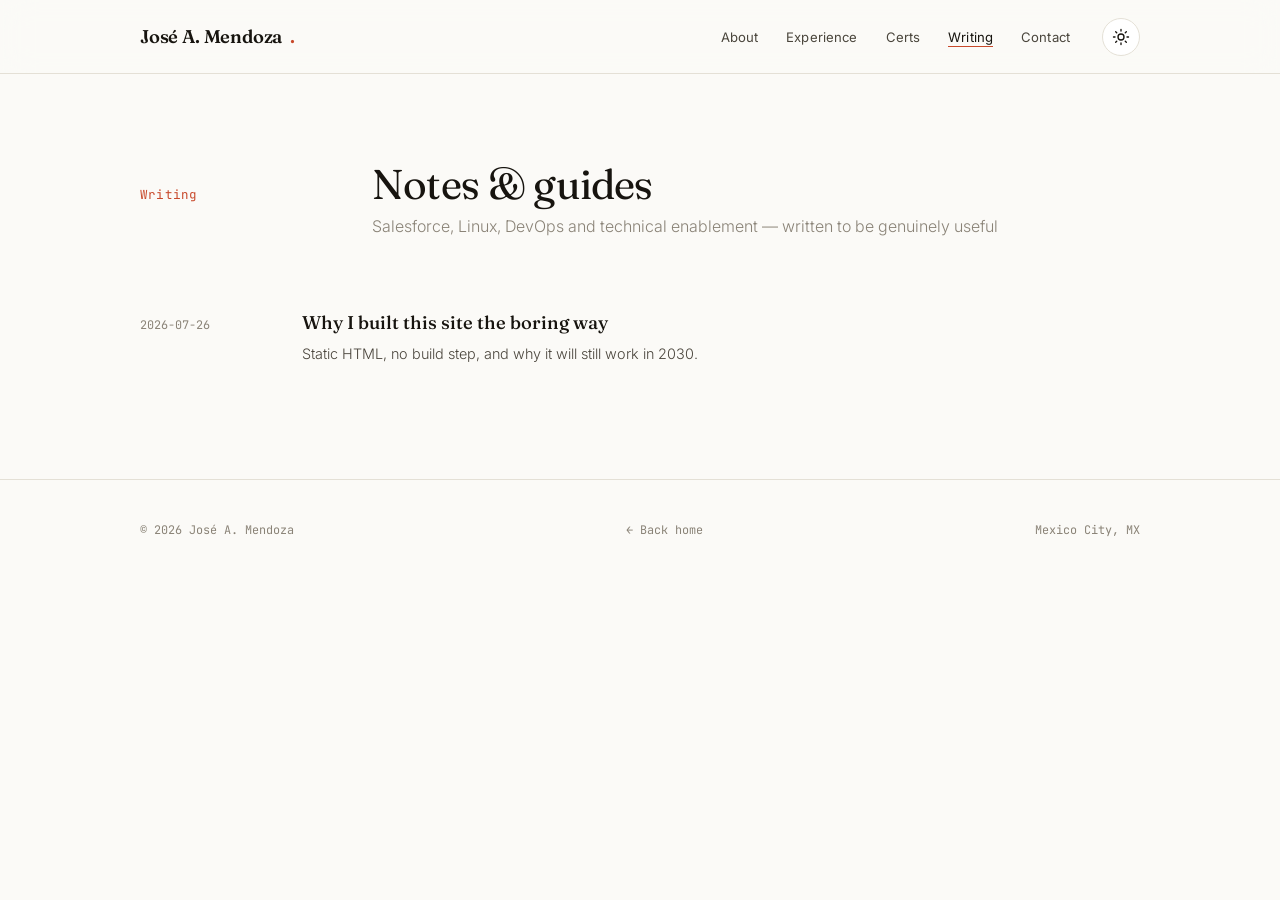
<file: blog/index.html>
<!DOCTYPE html>
<html lang="en" data-theme="light">
<head>
  <meta charset="UTF-8" />
  <meta name="viewport" content="width=device-width, initial-scale=1.0" />
  <title>Writing — José A. Mendoza</title>
  <meta name="description" content="Notes and guides by José A. Mendoza on Salesforce, Linux, DevOps and technical enablement." />
  <meta name="theme-color" content="#FBFAF7" media="(prefers-color-scheme: light)" />
  <meta name="theme-color" content="#14120E" media="(prefers-color-scheme: dark)" />
  <link rel="canonical" href="https://josemendozaswe.github.io/blog/" />

  <meta property="og:type" content="website" />
  <meta property="og:title" content="Writing — José A. Mendoza" />
  <meta property="og:description" content="Notes and guides on Salesforce, Linux, DevOps and technical enablement." />
  <meta property="og:url" content="https://josemendozaswe.github.io/blog/" />
  <meta property="og:image" content="https://josemendozaswe.github.io/assets/og-image.png" />

  <link rel="icon" href="../assets/favicon.svg" type="image/svg+xml" />
  <link rel="apple-touch-icon" href="../assets/apple-touch-icon.png" />

  <script>
    (function () {
      try {
        var t = localStorage.getItem("theme");
        if (!t) t = matchMedia("(prefers-color-scheme: dark)").matches ? "dark" : "light";
        document.documentElement.setAttribute("data-theme", t);
      } catch (e) {}
    })();
  </script>

  <link rel="preconnect" href="https://fonts.googleapis.com" />
  <link rel="preconnect" href="https://fonts.gstatic.com" crossorigin />
  <link href="https://fonts.googleapis.com/css2?family=Fraunces:ital,opsz,wght@0,9..144,300..900;1,9..144,300..600&family=Inter:wght@300;400;500;600&family=JetBrains+Mono:wght@400;500&display=swap" rel="stylesheet" />
  <link rel="stylesheet" href="../assets/css/site.css" />
</head>
<body>

<a class="skip-link" href="#main">Skip to content</a>

<header class="nav">
  <div class="nav-inner">
    <a href="../" class="brand">José A. Mendoza<span class="dot">.</span></a>
    <nav class="nav-right" aria-label="Primary">
      <ul class="nav-menu">
        <li><a href="../#about">About</a></li>
        <li><a href="../#work">Experience</a></li>
        <li><a href="../#certs">Certs</a></li>
        <li><a href="./" aria-current="page">Writing</a></li>
        <li><a href="../#contact">Contact</a></li>
      </ul>
      <button class="theme-btn" id="themeToggle" type="button" aria-label="Toggle light/dark theme" aria-pressed="false">
        <svg class="sun" viewBox="0 0 24 24" fill="none" stroke="currentColor" stroke-width="1.8" stroke-linecap="round" aria-hidden="true"><circle cx="12" cy="12" r="4"/><path d="M12 2v2M12 20v2M4.9 4.9l1.4 1.4M17.7 17.7l1.4 1.4M2 12h2M20 12h2M4.9 19.1l1.4-1.4M17.7 6.3l1.4-1.4"/></svg>
        <svg class="moon" viewBox="0 0 24 24" fill="none" stroke="currentColor" stroke-width="1.8" stroke-linecap="round" stroke-linejoin="round" aria-hidden="true"><path d="M21 12.8A9 9 0 1 1 11.2 3a7 7 0 0 0 9.8 9.8z"/></svg>
      </button>
    </nav>
  </div>
</header>

<main id="main" class="wrap">
  <section style="border-top:none;">
    <div class="sec-head">
      <span class="sec-index">Writing</span>
      <h2 class="sec-title">Notes &amp; guides<small>Salesforce, Linux, DevOps and technical enablement — written to be genuinely useful</small></h2>
    </div>
    <div class="sec-body">
      <div class="posts">
        <a class="post-row" href="hello-world/">
          <span class="date">2026-07-26</span>
          <span class="ptitle">Why I built this site the boring way<span>Static HTML, no build step, and why it will still work in 2030.</span></span>
          <span class="arr" aria-hidden="true">↗</span>
        </a>
        <!-- Add new posts here: copy a post-row, newest first. Create blog/<slug>/index.html for each. -->
      </div>
    </div>
  </section>
</main>

<footer>
  <div class="foot-inner">
    <span>© <span id="year">2026</span> José A. Mendoza</span>
    <span><a href="../">← Back home</a></span>
    <span>Mexico City, MX</span>
  </div>
</footer>

<script src="../assets/js/site.js" defer></script>
</body>
</html>
</file>
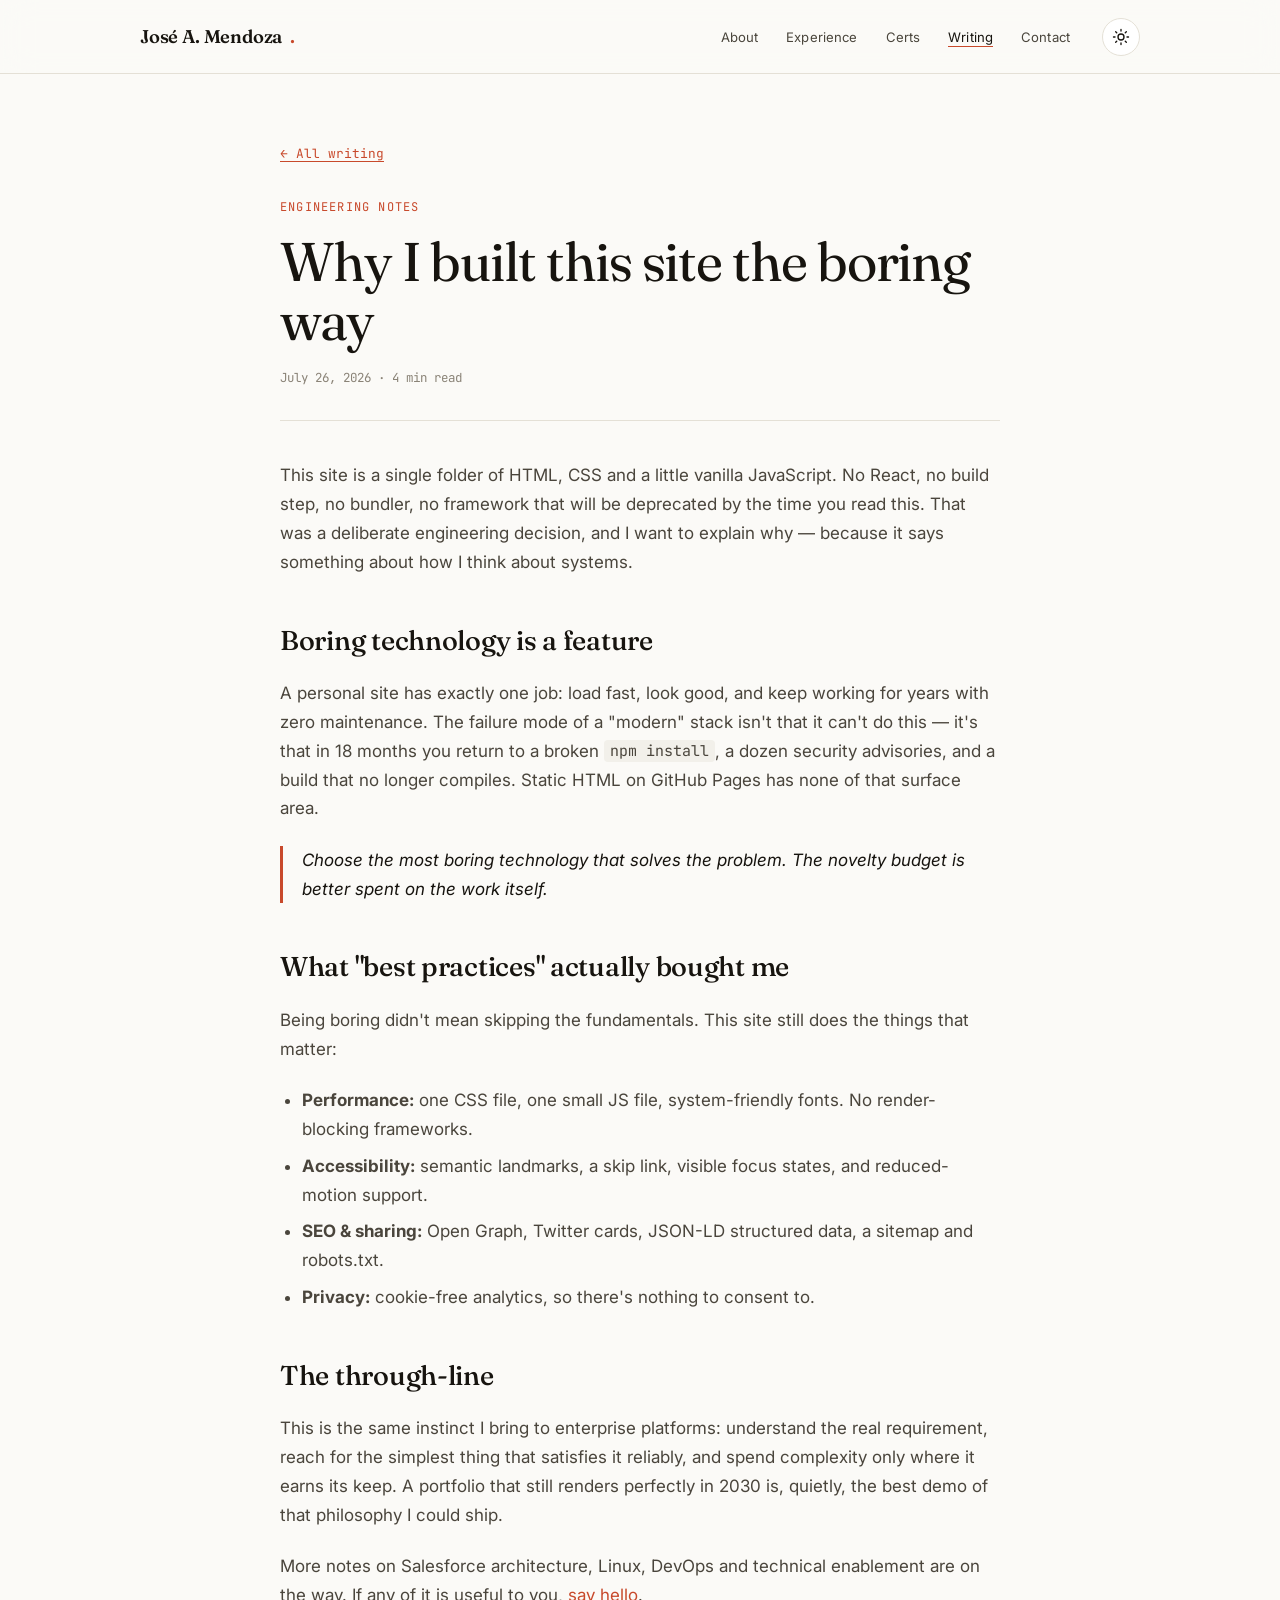
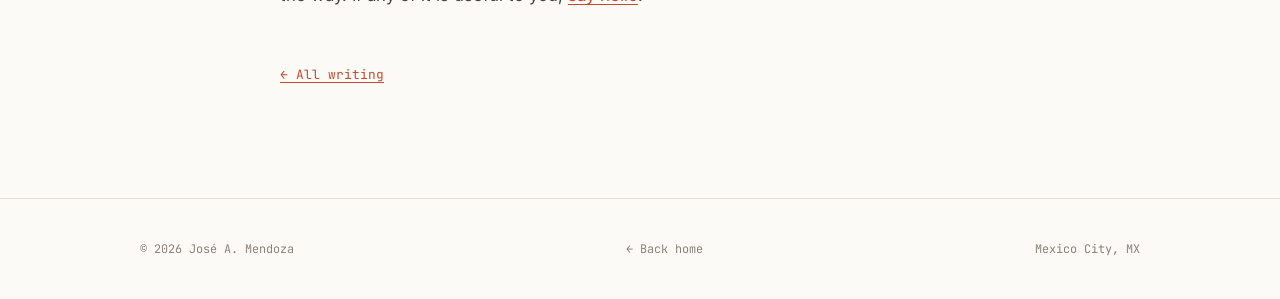
<file: blog/hello-world/index.html>
<!DOCTYPE html>
<html lang="en" data-theme="light">
<head>
  <meta charset="UTF-8" />
  <meta name="viewport" content="width=device-width, initial-scale=1.0" />
  <title>Why I built this site the boring way — José A. Mendoza</title>
  <meta name="description" content="Static HTML, no build step, and why a personal site built this way will still work years from now." />
  <meta name="author" content="José A. Mendoza" />
  <meta name="theme-color" content="#FBFAF7" media="(prefers-color-scheme: light)" />
  <meta name="theme-color" content="#14120E" media="(prefers-color-scheme: dark)" />
  <link rel="canonical" href="https://josemendozaswe.github.io/blog/hello-world/" />

  <meta property="og:type" content="article" />
  <meta property="og:title" content="Why I built this site the boring way" />
  <meta property="og:description" content="Static HTML, no build step, and why it will still work in 2030." />
  <meta property="og:url" content="https://josemendozaswe.github.io/blog/hello-world/" />
  <meta property="og:image" content="https://josemendozaswe.github.io/assets/og-image.png" />
  <meta name="twitter:card" content="summary_large_image" />

  <link rel="icon" href="../../assets/favicon.svg" type="image/svg+xml" />
  <link rel="apple-touch-icon" href="../../assets/apple-touch-icon.png" />

  <script>
    (function () {
      try {
        var t = localStorage.getItem("theme");
        if (!t) t = matchMedia("(prefers-color-scheme: dark)").matches ? "dark" : "light";
        document.documentElement.setAttribute("data-theme", t);
      } catch (e) {}
    })();
  </script>

  <link rel="preconnect" href="https://fonts.googleapis.com" />
  <link rel="preconnect" href="https://fonts.gstatic.com" crossorigin />
  <link href="https://fonts.googleapis.com/css2?family=Fraunces:ital,opsz,wght@0,9..144,300..900;1,9..144,300..600&family=Inter:wght@300;400;500;600&family=JetBrains+Mono:wght@400;500&display=swap" rel="stylesheet" />
  <link rel="stylesheet" href="../../assets/css/site.css" />

  <script type="application/ld+json">
  {
    "@context": "https://schema.org",
    "@type": "BlogPosting",
    "headline": "Why I built this site the boring way",
    "datePublished": "2026-07-26",
    "author": { "@type": "Person", "name": "José A. Mendoza", "url": "https://josemendozaswe.github.io/" },
    "mainEntityOfPage": "https://josemendozaswe.github.io/blog/hello-world/"
  }
  </script>
</head>
<body>

<a class="skip-link" href="#main">Skip to content</a>

<header class="nav">
  <div class="nav-inner">
    <a href="../../" class="brand">José A. Mendoza<span class="dot">.</span></a>
    <nav class="nav-right" aria-label="Primary">
      <ul class="nav-menu">
        <li><a href="../../#about">About</a></li>
        <li><a href="../../#work">Experience</a></li>
        <li><a href="../../#certs">Certs</a></li>
        <li><a href="../" aria-current="page">Writing</a></li>
        <li><a href="../../#contact">Contact</a></li>
      </ul>
      <button class="theme-btn" id="themeToggle" type="button" aria-label="Toggle light/dark theme" aria-pressed="false">
        <svg class="sun" viewBox="0 0 24 24" fill="none" stroke="currentColor" stroke-width="1.8" stroke-linecap="round" aria-hidden="true"><circle cx="12" cy="12" r="4"/><path d="M12 2v2M12 20v2M4.9 4.9l1.4 1.4M17.7 17.7l1.4 1.4M2 12h2M20 12h2M4.9 19.1l1.4-1.4M17.7 6.3l1.4-1.4"/></svg>
        <svg class="moon" viewBox="0 0 24 24" fill="none" stroke="currentColor" stroke-width="1.8" stroke-linecap="round" stroke-linejoin="round" aria-hidden="true"><path d="M21 12.8A9 9 0 1 1 11.2 3a7 7 0 0 0 9.8 9.8z"/></svg>
      </button>
    </nav>
  </div>
</header>

<main id="main" class="wrap">
  <article class="article">
    <a href="../" class="back-link">← All writing</a>
    <p class="kicker">Engineering notes</p>
    <h1>Why I built this site the boring way</h1>
    <p class="meta">July 26, 2026 · 4 min read</p>

    <p>
      This site is a single folder of HTML, CSS and a little vanilla JavaScript. No React, no build
      step, no bundler, no framework that will be deprecated by the time you read this. That was a
      deliberate engineering decision, and I want to explain why — because it says something about how
      I think about systems.
    </p>

    <h2>Boring technology is a feature</h2>
    <p>
      A personal site has exactly one job: load fast, look good, and keep working for years with zero
      maintenance. The failure mode of a "modern" stack isn't that it can't do this — it's that in 18
      months you return to a broken <code>npm install</code>, a dozen security advisories, and a build
      that no longer compiles. Static HTML on GitHub Pages has none of that surface area.
    </p>

    <blockquote>
      Choose the most boring technology that solves the problem. The novelty budget is better spent on
      the work itself.
    </blockquote>

    <h2>What "best practices" actually bought me</h2>
    <p>Being boring didn't mean skipping the fundamentals. This site still does the things that matter:</p>
    <ul>
      <li><strong>Performance:</strong> one CSS file, one small JS file, system-friendly fonts. No render-blocking frameworks.</li>
      <li><strong>Accessibility:</strong> semantic landmarks, a skip link, visible focus states, and reduced-motion support.</li>
      <li><strong>SEO &amp; sharing:</strong> Open Graph, Twitter cards, JSON-LD structured data, a sitemap and robots.txt.</li>
      <li><strong>Privacy:</strong> cookie-free analytics, so there's nothing to consent to.</li>
    </ul>

    <h2>The through-line</h2>
    <p>
      This is the same instinct I bring to enterprise platforms: understand the real requirement,
      reach for the simplest thing that satisfies it reliably, and spend complexity only where it earns
      its keep. A portfolio that still renders perfectly in 2030 is, quietly, the best demo of that
      philosophy I could ship.
    </p>

    <p>
      More notes on Salesforce architecture, Linux, DevOps and technical enablement are on the way.
      If any of it is useful to you, <a href="../../#contact">say hello</a>.
    </p>

    <a href="../" class="back-link" style="margin-top:2rem;">← All writing</a>
  </article>
</main>

<footer>
  <div class="foot-inner">
    <span>© <span id="year">2026</span> José A. Mendoza</span>
    <span><a href="../../">← Back home</a></span>
    <span>Mexico City, MX</span>
  </div>
</footer>

<script src="../../assets/js/site.js" defer></script>
</body>
</html>
</file>
<file: assets/css/site.css>
/* ═══════════════════════════════════════════════════════════
   José A. Mendoza — editorial design system
   Shared by index.html, blog/*, 404.html
   ═══════════════════════════════════════════════════════════ */

*, *::before, *::after { box-sizing: border-box; margin: 0; padding: 0; }

:root {
  /* ── LIGHT (default) ── */
  --bg:        #FBFAF7;   /* warm paper */
  --bg-soft:   #F2F0EA;
  --surface:   #FFFFFF;
  --ink:       #17140F;   /* near-black */
  --ink-soft:  #4A453C;
  --muted:     #8A8377;
  --line:      #E4E0D6;
  --line-soft: #EFEBE2;
  --accent:    #C8492B;   /* vermillion */
  --accent-ink:#B03E24;
  --shadow:    0 1px 2px rgba(23,20,15,0.04), 0 12px 40px rgba(23,20,15,0.06);

  --font-serif: 'Fraunces', Georgia, serif;
  --font-sans:  'Inter', system-ui, sans-serif;
  --font-mono:  'JetBrains Mono', ui-monospace, monospace;

  --maxw: 1080px;
}

html[data-theme="dark"] {
  --bg:        #14120E;
  --bg-soft:   #1C1A15;
  --surface:   #1E1B16;
  --ink:       #F4F1EA;
  --ink-soft:  #C4BEB2;
  --muted:     #8E877A;
  --line:      #2E2A22;
  --line-soft: #26221B;
  --accent:    #F0764E;
  --accent-ink:#F58963;
  --shadow:    0 1px 2px rgba(0,0,0,0.3), 0 16px 48px rgba(0,0,0,0.35);
}

html { scroll-behavior: smooth; }

body {
  background: var(--bg);
  color: var(--ink);
  font-family: var(--font-sans);
  font-size: 17px;
  line-height: 1.7;
  -webkit-font-smoothing: antialiased;
  text-rendering: optimizeLegibility;
  transition: background 0.4s ease, color 0.4s ease;
  overflow-x: hidden;
}

::selection { background: var(--accent); color: #fff; }

a { color: inherit; text-decoration: none; }

img { max-width: 100%; display: block; }

/* ── Accessibility: skip link + visible focus (WCAG 2.2) ── */
.skip-link {
  position: absolute; left: 1rem; top: -100px;
  background: var(--accent); color: #fff;
  padding: 0.7rem 1.2rem; border-radius: 8px;
  font-size: 0.9rem; font-weight: 500; z-index: 999;
  transition: top 0.2s;
}
.skip-link:focus { top: 1rem; }

:focus-visible {
  outline: 3px solid var(--accent);
  outline-offset: 3px;
  border-radius: 4px;
}

.wrap { max-width: var(--maxw); margin: 0 auto; padding: 0 2.5rem; }

/* ═══════════════ NAV ═══════════════ */
header.nav {
  position: sticky; top: 0; z-index: 100;
  background: color-mix(in srgb, var(--bg) 82%, transparent);
  backdrop-filter: blur(16px);
  -webkit-backdrop-filter: blur(16px);
  border-bottom: 1px solid var(--line);
}
.nav-inner {
  max-width: var(--maxw); margin: 0 auto;
  padding: 1.1rem 2.5rem;
  display: flex; align-items: center; justify-content: space-between;
}
.brand {
  font-family: var(--font-serif);
  font-weight: 600; font-size: 1.15rem;
  letter-spacing: -0.01em;
  display: flex; align-items: baseline; gap: 0.5rem;
}
.brand .dot { color: var(--accent); }
.nav-right { display: flex; align-items: center; gap: 2rem; }
.nav-menu { display: flex; gap: 1.75rem; list-style: none; }
.nav-menu a {
  font-size: 0.82rem; color: var(--ink-soft);
  letter-spacing: 0.01em; position: relative; padding-bottom: 2px;
  transition: color 0.2s;
}
.nav-menu a::after {
  content: ''; position: absolute; left: 0; bottom: 0;
  width: 0; height: 1px; background: var(--accent); transition: width 0.25s;
}
.nav-menu a:hover,
.nav-menu a[aria-current="page"] { color: var(--ink); }
.nav-menu a:hover::after,
.nav-menu a[aria-current="page"]::after { width: 100%; }

.theme-btn {
  width: 38px; height: 38px; border-radius: 50%;
  border: 1px solid var(--line);
  background: var(--surface); color: var(--ink);
  cursor: pointer; display: grid; place-items: center;
  transition: border-color 0.2s, transform 0.2s;
  flex-shrink: 0;
}
.theme-btn:hover { border-color: var(--accent); transform: rotate(-15deg); }
.theme-btn svg { width: 18px; height: 18px; }
.theme-btn .moon { display: none; }
html[data-theme="dark"] .theme-btn .sun { display: none; }
html[data-theme="dark"] .theme-btn .moon { display: block; }

/* ═══════════════ HERO ═══════════════ */
.hero { padding: 6.5rem 0 4.5rem; }
.hero-grid {
  display: grid; grid-template-columns: 1fr 260px;
  gap: 4rem; align-items: center;
}
.eyebrow {
  font-family: var(--font-mono); font-size: 0.75rem;
  letter-spacing: 0.16em; text-transform: uppercase;
  color: var(--accent); margin-bottom: 1.75rem;
  display: flex; align-items: center; gap: 0.7rem;
}
.eyebrow::before {
  content: ''; width: 28px; height: 1px; background: var(--accent);
}
.hero h1 {
  font-family: var(--font-serif);
  font-weight: 400;
  font-size: clamp(3rem, 8vw, 5.6rem);
  line-height: 0.98; letter-spacing: -0.03em;
  margin-bottom: 1.5rem;
}
.hero h1 em { font-style: italic; color: var(--accent); font-weight: 400; }
.hero-lead {
  font-size: 1.22rem; line-height: 1.6; color: var(--ink-soft);
  max-width: 40ch; margin-bottom: 2.5rem; font-weight: 300;
}
.hero-lead strong { color: var(--ink); font-weight: 500; }

.hero-actions { display: flex; flex-wrap: wrap; gap: 0.9rem; align-items: center; }
.btn {
  display: inline-flex; align-items: center; gap: 0.55rem;
  font-size: 0.9rem; font-weight: 500;
  padding: 0.7rem 1.4rem; border-radius: 40px;
  border: 1px solid var(--line);
  cursor: pointer;
  transition: all 0.22s ease;
}
.btn svg { width: 16px; height: 16px; }
.btn-primary { background: var(--accent); color: #fff; border-color: var(--accent); }
.btn-primary:hover { background: var(--accent-ink); border-color: var(--accent-ink); transform: translateY(-2px); box-shadow: 0 10px 24px color-mix(in srgb, var(--accent) 30%, transparent); }
.btn-ghost { background: transparent; color: var(--ink); }
.btn-ghost:hover { border-color: var(--ink); transform: translateY(-2px); }

.hero-portrait { position: relative; }
.hero-portrait img {
  width: 100%; aspect-ratio: 1 / 1.18; object-fit: cover;
  object-position: top center;
  border-radius: 6px;
  filter: grayscale(1) contrast(1.05);
  transition: filter 0.5s ease;
  border: 1px solid var(--line);
}
.hero-portrait:hover img { filter: grayscale(0) contrast(1); }
.hero-portrait figcaption {
  font-family: var(--font-mono); font-size: 0.68rem;
  color: var(--muted); margin-top: 0.75rem; letter-spacing: 0.04em;
  display: flex; justify-content: space-between;
}

/* stats strip */
.stats {
  display: grid; grid-template-columns: repeat(4, 1fr);
  border-top: 1px solid var(--line);
  margin-top: 4.5rem;
}
.stat { padding: 1.75rem 0 0; }
.stat .n {
  font-family: var(--font-serif); font-size: 2.1rem;
  font-weight: 500; letter-spacing: -0.02em; line-height: 1;
}
.stat .l { font-size: 0.8rem; color: var(--muted); margin-top: 0.5rem; line-height: 1.4; }

/* ═══════════════ SECTION SHELL ═══════════════ */
section { padding: 5.5rem 0; border-top: 1px solid var(--line); }
.sec-head {
  display: grid; grid-template-columns: 200px 1fr; gap: 2rem;
  margin-bottom: 3rem; align-items: baseline;
}
.sec-index {
  font-family: var(--font-mono); font-size: 0.78rem;
  color: var(--accent); letter-spacing: 0.1em;
}
.sec-title {
  font-family: var(--font-serif); font-weight: 400;
  font-size: clamp(1.8rem, 3.5vw, 2.6rem);
  letter-spacing: -0.02em; line-height: 1.1;
}
.sec-title small {
  display: block; font-family: var(--font-sans); font-weight: 300;
  font-size: 1rem; color: var(--muted); margin-top: 0.6rem; letter-spacing: 0;
}
.sec-body { grid-column: 2; }

/* ── ABOUT / pillars ── */
.about-lead {
  font-family: var(--font-serif); font-weight: 300;
  font-size: clamp(1.4rem, 2.6vw, 1.9rem);
  line-height: 1.4; letter-spacing: -0.01em;
  margin-bottom: 3rem; max-width: 32ch;
}
.about-lead em { font-style: italic; color: var(--accent); }
.pillars { display: grid; grid-template-columns: repeat(3, 1fr); gap: 2.5rem; }
.pillar h3 {
  font-family: var(--font-serif); font-weight: 500; font-size: 1.2rem;
  margin-bottom: 0.6rem; display: flex; align-items: center; gap: 0.5rem;
}
.pillar .pnum { font-family: var(--font-mono); font-size: 0.72rem; color: var(--accent); }
.pillar p { font-size: 0.94rem; color: var(--ink-soft); line-height: 1.65; }

/* ── STACK ── */
.stack-list { display: flex; flex-direction: column; }
.stack-row {
  display: grid; grid-template-columns: 220px 1fr;
  gap: 2rem; padding: 1.6rem 0; border-top: 1px solid var(--line-soft);
  align-items: start;
}
.stack-row:first-child { border-top: none; }
.stack-row h4 {
  font-weight: 500; font-size: 0.95rem;
  display: flex; flex-direction: column; gap: 0.35rem;
}
.stack-row h4 .tag {
  font-family: var(--font-mono); font-size: 0.66rem;
  color: var(--muted); letter-spacing: 0.08em; text-transform: uppercase; font-weight: 400;
}
.chips { display: flex; flex-wrap: wrap; gap: 0.5rem; }
.chip {
  font-size: 0.82rem; color: var(--ink-soft);
  padding: 0.28rem 0.75rem; border-radius: 30px;
  border: 1px solid var(--line); background: var(--surface);
  transition: all 0.2s;
}
.chip:hover { border-color: var(--accent); color: var(--accent); }

/* ── EXPERIENCE ── */
.xp { display: flex; flex-direction: column; }
.xp-item {
  display: grid; grid-template-columns: 200px 1fr; gap: 2rem;
  padding: 2rem 0; border-top: 1px solid var(--line-soft);
}
.xp-item:first-child { border-top: none; padding-top: 0; }
.xp-when {
  font-family: var(--font-mono); font-size: 0.78rem;
  color: var(--muted); letter-spacing: 0.02em;
}
.xp-when .co { display: block; color: var(--accent); margin-top: 0.35rem; font-weight: 500; }
.xp-role {
  font-family: var(--font-serif); font-weight: 500;
  font-size: 1.25rem; letter-spacing: -0.01em; margin-bottom: 0.6rem;
}
.xp-body ul { list-style: none; }
.xp-body li {
  font-size: 0.93rem; color: var(--ink-soft); line-height: 1.6;
  padding-left: 1.3rem; position: relative; margin-bottom: 0.4rem;
}
.xp-body li::before { content: '—'; position: absolute; left: 0; color: var(--accent); }
.xp-body li strong { color: var(--ink); font-weight: 600; }

/* ── TEACHING ── */
.teach { display: grid; grid-template-columns: 1fr 1fr; gap: 2.5rem; }
.teach-card {
  border: 1px solid var(--line); border-radius: 8px;
  padding: 2rem; background: var(--surface); box-shadow: var(--shadow);
  transition: transform 0.25s, border-color 0.25s;
}
.teach-card:hover { transform: translateY(-4px); border-color: var(--accent); }
.teach-card .flag { font-size: 1.6rem; margin-bottom: 0.9rem; display: block; }
.teach-card h3 { font-family: var(--font-serif); font-weight: 500; font-size: 1.3rem; margin-bottom: 0.3rem; }
.teach-card .sub { font-family: var(--font-mono); font-size: 0.72rem; color: var(--accent); letter-spacing: 0.04em; margin-bottom: 1rem; }
.teach-card p { font-size: 0.92rem; color: var(--ink-soft); line-height: 1.65; margin-bottom: 1.2rem; }
.teach-card .chips .chip { font-size: 0.76rem; }

/* ── WRITING / blog teaser ── */
.posts { display: flex; flex-direction: column; }
.post-row {
  display: grid; grid-template-columns: 130px 1fr auto; gap: 2rem;
  padding: 1.5rem 0; border-top: 1px solid var(--line-soft);
  align-items: baseline; transition: padding-left 0.2s;
}
.post-row:first-child { border-top: none; }
.post-row:hover { padding-left: 0.5rem; }
.post-row .date { font-family: var(--font-mono); font-size: 0.74rem; color: var(--muted); }
.post-row .ptitle { font-family: var(--font-serif); font-weight: 500; font-size: 1.15rem; }
.post-row .ptitle span { display: block; font-family: var(--font-sans); font-weight: 300; font-size: 0.9rem; color: var(--ink-soft); margin-top: 0.25rem; }
.post-row .arr { color: var(--accent); opacity: 0; transition: opacity 0.2s; }
.post-row:hover .arr { opacity: 1; }

/* ── SUPPORT ── */
.support {
  text-align: center; border: 1px dashed var(--line);
  border-radius: 12px; padding: 3.5rem 2rem; background: var(--bg-soft);
}
.support .sec-index { display: block; margin-bottom: 1rem; }
.support h3 { font-family: var(--font-serif); font-weight: 400; font-size: clamp(1.6rem, 3vw, 2.2rem); margin-bottom: 1rem; }
.support p { max-width: 56ch; margin: 0 auto 2rem; color: var(--ink-soft); font-size: 0.98rem; line-height: 1.7; }
.support code {
  font-family: var(--font-mono); font-size: 0.85em; color: var(--accent);
  background: color-mix(in srgb, var(--accent) 10%, transparent);
  padding: 0.1em 0.4em; border-radius: 4px;
}
.support-btns { display: flex; justify-content: center; gap: 1rem; flex-wrap: wrap; }
.btn-coffee { background: #FFDD00; color: #17140f; border-color: #FFDD00; }
.btn-coffee:hover { transform: translateY(-2px); box-shadow: 0 10px 24px rgba(255,221,0,0.4); }
.btn-patreon { background: transparent; color: var(--ink); }
.btn-patreon:hover { border-color: var(--ink); transform: translateY(-2px); }

/* ── CERTS ── */
.cert-highlight {
  display: grid; grid-template-columns: repeat(2, 1fr); gap: 1rem;
  margin-bottom: 2.5rem;
}
.cert-arch {
  border: 1px solid var(--accent); border-radius: 8px;
  padding: 1.3rem 1.5rem; background: color-mix(in srgb, var(--accent) 6%, var(--surface));
  display: flex; align-items: center; gap: 1rem;
}
.cert-arch .badge { font-size: 1.5rem; line-height: 1; }
.cert-arch .t { font-family: var(--font-serif); font-weight: 600; font-size: 1.05rem; }
.cert-arch .s { font-size: 0.8rem; color: var(--ink-soft); margin-top: 0.15rem; }
.certs-grid { display: grid; grid-template-columns: repeat(2, 1fr); gap: 0 2.5rem; }
.cert {
  display: flex; align-items: center; gap: 0.7rem;
  padding: 0.8rem 0; border-top: 1px solid var(--line-soft);
  font-size: 0.88rem; color: var(--ink-soft); transition: color 0.2s, padding-left 0.2s;
}
.cert:hover { color: var(--accent); padding-left: 0.4rem; }
.cert .k { font-family: var(--font-mono); font-size: 0.68rem; color: var(--muted); flex-shrink: 0; width: 1.6rem; }
.cert .arr { margin-left: auto; opacity: 0; transition: opacity 0.2s; }
.cert:hover .arr { opacity: 1; }

/* ── EDUCATION ── */
.edu { display: grid; grid-template-columns: 1fr 1fr; gap: 1.25rem; }
.edu-card {
  border: 1px solid var(--line); border-radius: 8px; padding: 1.6rem;
  background: var(--surface); position: relative; transition: transform 0.2s, border-color 0.2s;
}
.edu-card:hover { transform: translateY(-3px); }
.edu-card.core { border-color: var(--accent); }
.edu-card.core::after {
  content: '★'; position: absolute; top: 1.3rem; right: 1.4rem; color: var(--accent); font-size: 0.9rem;
}
.edu-card .deg { font-family: var(--font-serif); font-weight: 500; font-size: 1.1rem; margin-bottom: 0.35rem; padding-right: 1.5rem; }
.edu-card .sch { font-size: 0.86rem; color: var(--ink-soft); }
.edu-card .yr { font-family: var(--font-mono); font-size: 0.72rem; color: var(--muted); margin-top: 0.6rem; display: flex; align-items: center; gap: 0.6rem; flex-wrap: wrap; }
.edu-card .status {
  font-family: var(--font-mono); font-size: 0.62rem; letter-spacing: 0.06em;
  text-transform: uppercase; color: var(--accent);
  border: 1px solid color-mix(in srgb, var(--accent) 40%, transparent);
  background: color-mix(in srgb, var(--accent) 8%, transparent);
  padding: 0.15rem 0.5rem; border-radius: 20px; white-space: nowrap;
}

.langs { display: flex; gap: 2.5rem; flex-wrap: wrap; margin-top: 2.5rem; padding-top: 2rem; border-top: 1px solid var(--line-soft); }
.lang .n { font-family: var(--font-serif); font-size: 1.15rem; font-weight: 500; }
.lang .lv { font-family: var(--font-mono); font-size: 0.72rem; color: var(--accent); }

/* ── CONTACT + FORM ── */
.contact { text-align: center; }
.contact h2 {
  font-family: var(--font-serif); font-weight: 400;
  font-size: clamp(2.4rem, 6vw, 4.2rem); line-height: 1.05;
  letter-spacing: -0.03em; margin-bottom: 1.25rem;
}
.contact h2 em { font-style: italic; color: var(--accent); }
.contact p { color: var(--ink-soft); max-width: 46ch; margin: 0 auto 2.5rem; }
.contact-links { display: flex; justify-content: center; gap: 1rem; flex-wrap: wrap; margin-bottom: 3rem; }

.contact-form {
  max-width: 560px; margin: 0 auto; text-align: left;
  display: grid; gap: 1rem;
}
.contact-form .row { display: grid; grid-template-columns: 1fr 1fr; gap: 1rem; }
.field { display: flex; flex-direction: column; gap: 0.4rem; }
.field label { font-family: var(--font-mono); font-size: 0.7rem; letter-spacing: 0.06em; text-transform: uppercase; color: var(--muted); }
.field input, .field textarea {
  font-family: var(--font-sans); font-size: 0.95rem; color: var(--ink);
  background: var(--surface); border: 1px solid var(--line);
  border-radius: 8px; padding: 0.75rem 0.9rem; width: 100%;
  transition: border-color 0.2s;
}
.field input:focus, .field textarea:focus { outline: none; border-color: var(--accent); }
.field textarea { resize: vertical; min-height: 130px; }
.form-note { font-size: 0.8rem; color: var(--muted); margin-top: 0.3rem; }
.form-status { font-size: 0.9rem; margin-top: 0.5rem; min-height: 1.2em; }
.form-status.ok { color: var(--accent); }
.form-status.err { color: #c0392b; }
.hp { position: absolute; left: -9999px; opacity: 0; height: 0; overflow: hidden; }

/* ── FOOTER ── */
footer { border-top: 1px solid var(--line); padding: 2.5rem 0; }
.foot-inner {
  max-width: var(--maxw); margin: 0 auto; padding: 0 2.5rem;
  display: flex; justify-content: space-between; align-items: center;
  font-family: var(--font-mono); font-size: 0.74rem; color: var(--muted);
  flex-wrap: wrap; gap: 0.6rem;
}
.foot-inner .dot { color: var(--accent); }
.foot-inner a:hover { color: var(--accent); }

/* ── reveal on scroll ── */
.reveal { opacity: 0; transform: translateY(18px); transition: opacity 0.7s ease, transform 0.7s ease; }
.reveal.in { opacity: 1; transform: none; }
@media (prefers-reduced-motion: reduce) {
  .reveal { opacity: 1; transform: none; transition: none; }
  html { scroll-behavior: auto; }
  * { transition: none !important; }
}

/* ═══════════════ ARTICLE (blog post) ═══════════════ */
.article { max-width: 720px; margin: 0 auto; padding: 4rem 0 5rem; }
.article .kicker { font-family: var(--font-mono); font-size: 0.75rem; letter-spacing: 0.1em; color: var(--accent); text-transform: uppercase; margin-bottom: 1rem; }
.article h1 { font-family: var(--font-serif); font-weight: 400; font-size: clamp(2.2rem, 5vw, 3.4rem); line-height: 1.08; letter-spacing: -0.02em; margin-bottom: 1rem; }
.article .meta { font-family: var(--font-mono); font-size: 0.78rem; color: var(--muted); margin-bottom: 2.5rem; padding-bottom: 2rem; border-bottom: 1px solid var(--line); }
.article p, .article ul, .article ol { margin-bottom: 1.4rem; color: var(--ink-soft); }
.article ul, .article ol { padding-left: 1.4rem; }
.article li { margin-bottom: 0.5rem; }
.article h2 { font-family: var(--font-serif); font-weight: 500; font-size: 1.7rem; margin: 2.5rem 0 1rem; letter-spacing: -0.01em; }
.article h3 { font-family: var(--font-serif); font-weight: 500; font-size: 1.3rem; margin: 2rem 0 0.75rem; }
.article a { color: var(--accent); text-decoration: underline; text-underline-offset: 3px; }
.article code { font-family: var(--font-mono); font-size: 0.88em; background: var(--bg-soft); padding: 0.1em 0.4em; border-radius: 4px; }
.article pre { background: var(--bg-soft); border: 1px solid var(--line); border-radius: 8px; padding: 1.2rem; overflow-x: auto; margin-bottom: 1.4rem; }
.article pre code { background: none; padding: 0; font-size: 0.85rem; line-height: 1.6; }
.article blockquote { border-left: 3px solid var(--accent); padding-left: 1.2rem; font-style: italic; color: var(--ink); margin-bottom: 1.4rem; }
.back-link { font-family: var(--font-mono); font-size: 0.8rem; color: var(--muted); display: inline-flex; align-items: center; gap: 0.4rem; margin-bottom: 2rem; }
.back-link:hover { color: var(--accent); }

/* ── 404 ── */
.err-page { min-height: 70vh; display: grid; place-content: center; text-align: center; padding: 4rem 1.5rem; }
.err-page .code { font-family: var(--font-mono); font-size: 0.85rem; letter-spacing: 0.2em; color: var(--accent); margin-bottom: 1.5rem; }
.err-page h1 { font-family: var(--font-serif); font-weight: 400; font-size: clamp(3rem, 12vw, 7rem); line-height: 0.95; margin-bottom: 1rem; }
.err-page h1 em { font-style: italic; color: var(--accent); }
.err-page p { color: var(--ink-soft); margin-bottom: 2rem; }

/* ═══════════════ RESPONSIVE ═══════════════ */
@media (max-width: 860px) {
  .wrap, .nav-inner, .foot-inner { padding-left: 1.4rem; padding-right: 1.4rem; }
  .nav-menu { display: none; }
  .hero { padding: 3.5rem 0 3rem; }
  .hero-grid { grid-template-columns: 1fr; gap: 2.5rem; }
  .hero-portrait { max-width: 240px; }
  .stats { grid-template-columns: 1fr 1fr; gap: 1.5rem 1rem; }
  .sec-head { grid-template-columns: 1fr; gap: 0.5rem; margin-bottom: 2rem; }
  .sec-body { grid-column: 1; }
  .pillars { grid-template-columns: 1fr; gap: 2rem; }
  .stack-row { grid-template-columns: 1fr; gap: 0.9rem; }
  .xp-item { grid-template-columns: 1fr; gap: 0.75rem; }
  .teach { grid-template-columns: 1fr; }
  .cert-highlight { grid-template-columns: 1fr; }
  .certs-grid { grid-template-columns: 1fr; }
  .edu { grid-template-columns: 1fr; }
  .post-row { grid-template-columns: 1fr; gap: 0.4rem; }
  .post-row .arr { display: none; }
  .contact-form .row { grid-template-columns: 1fr; }
}
</file>
